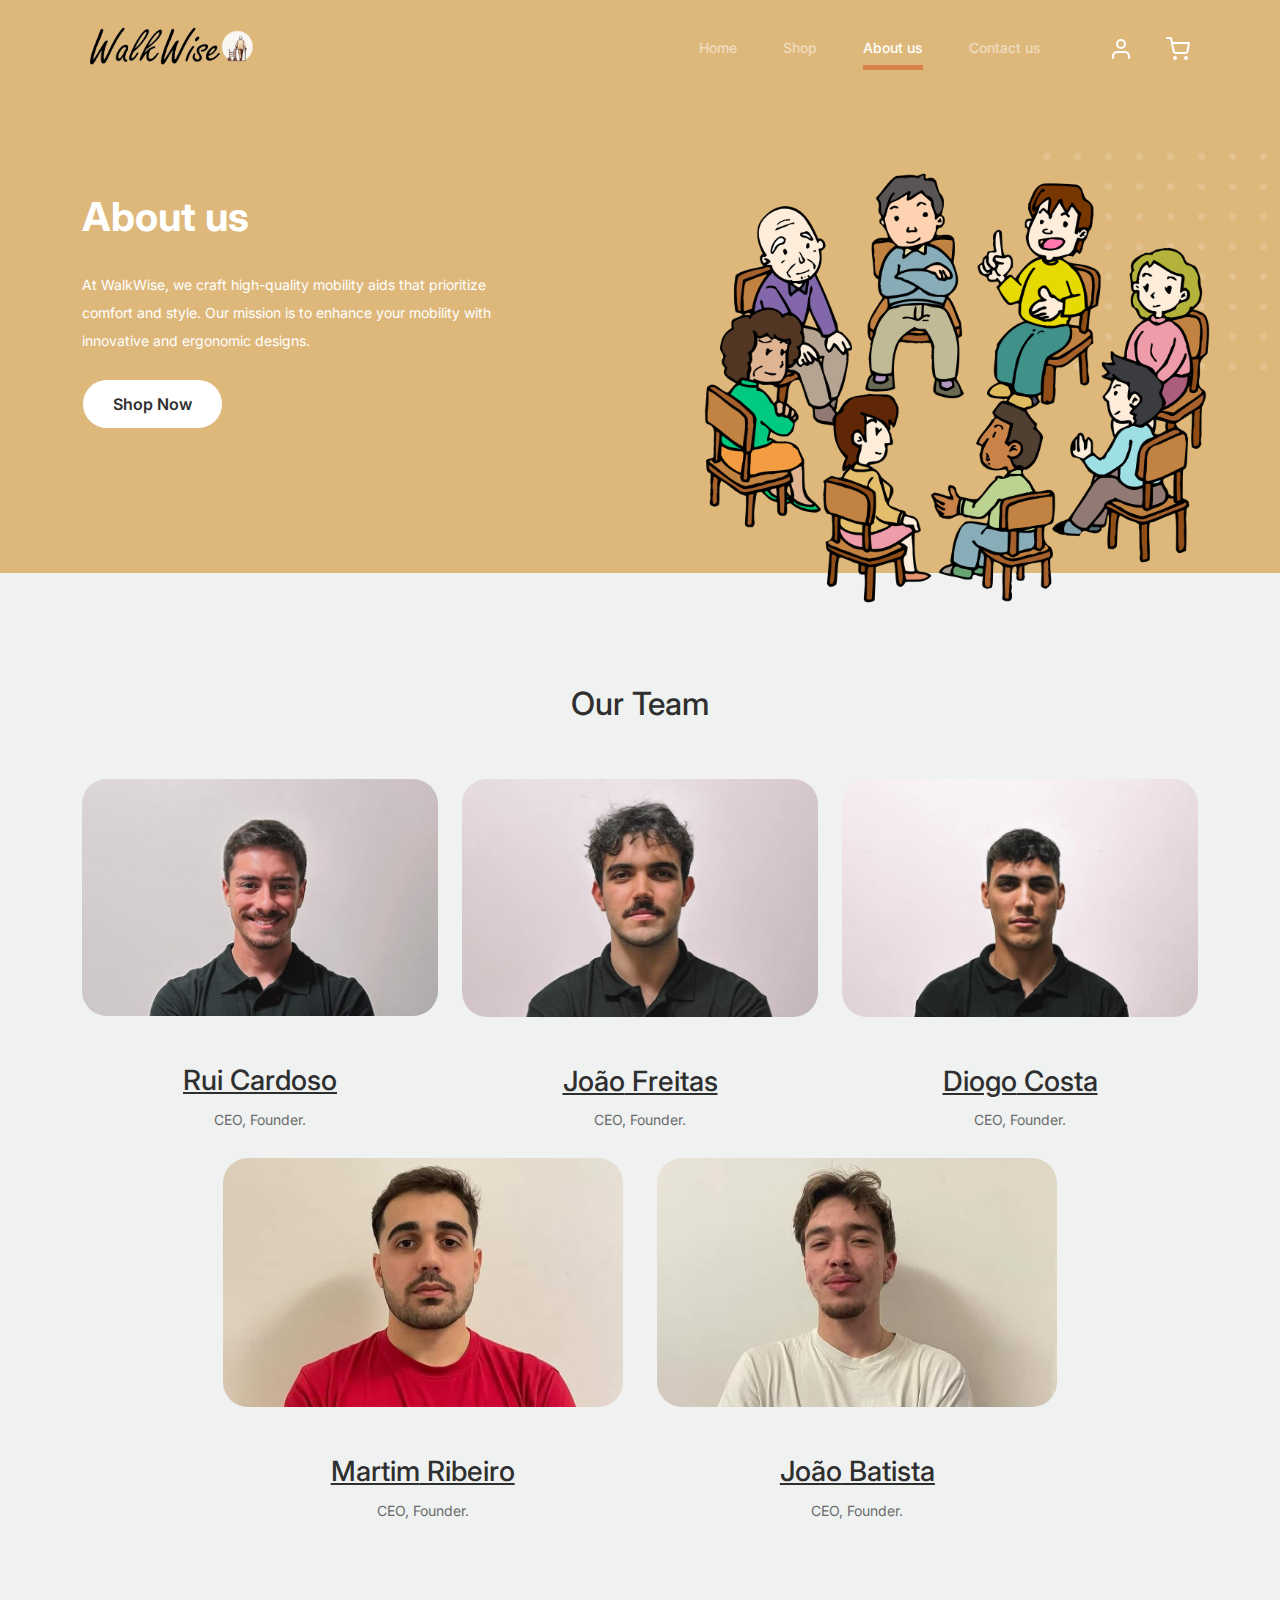
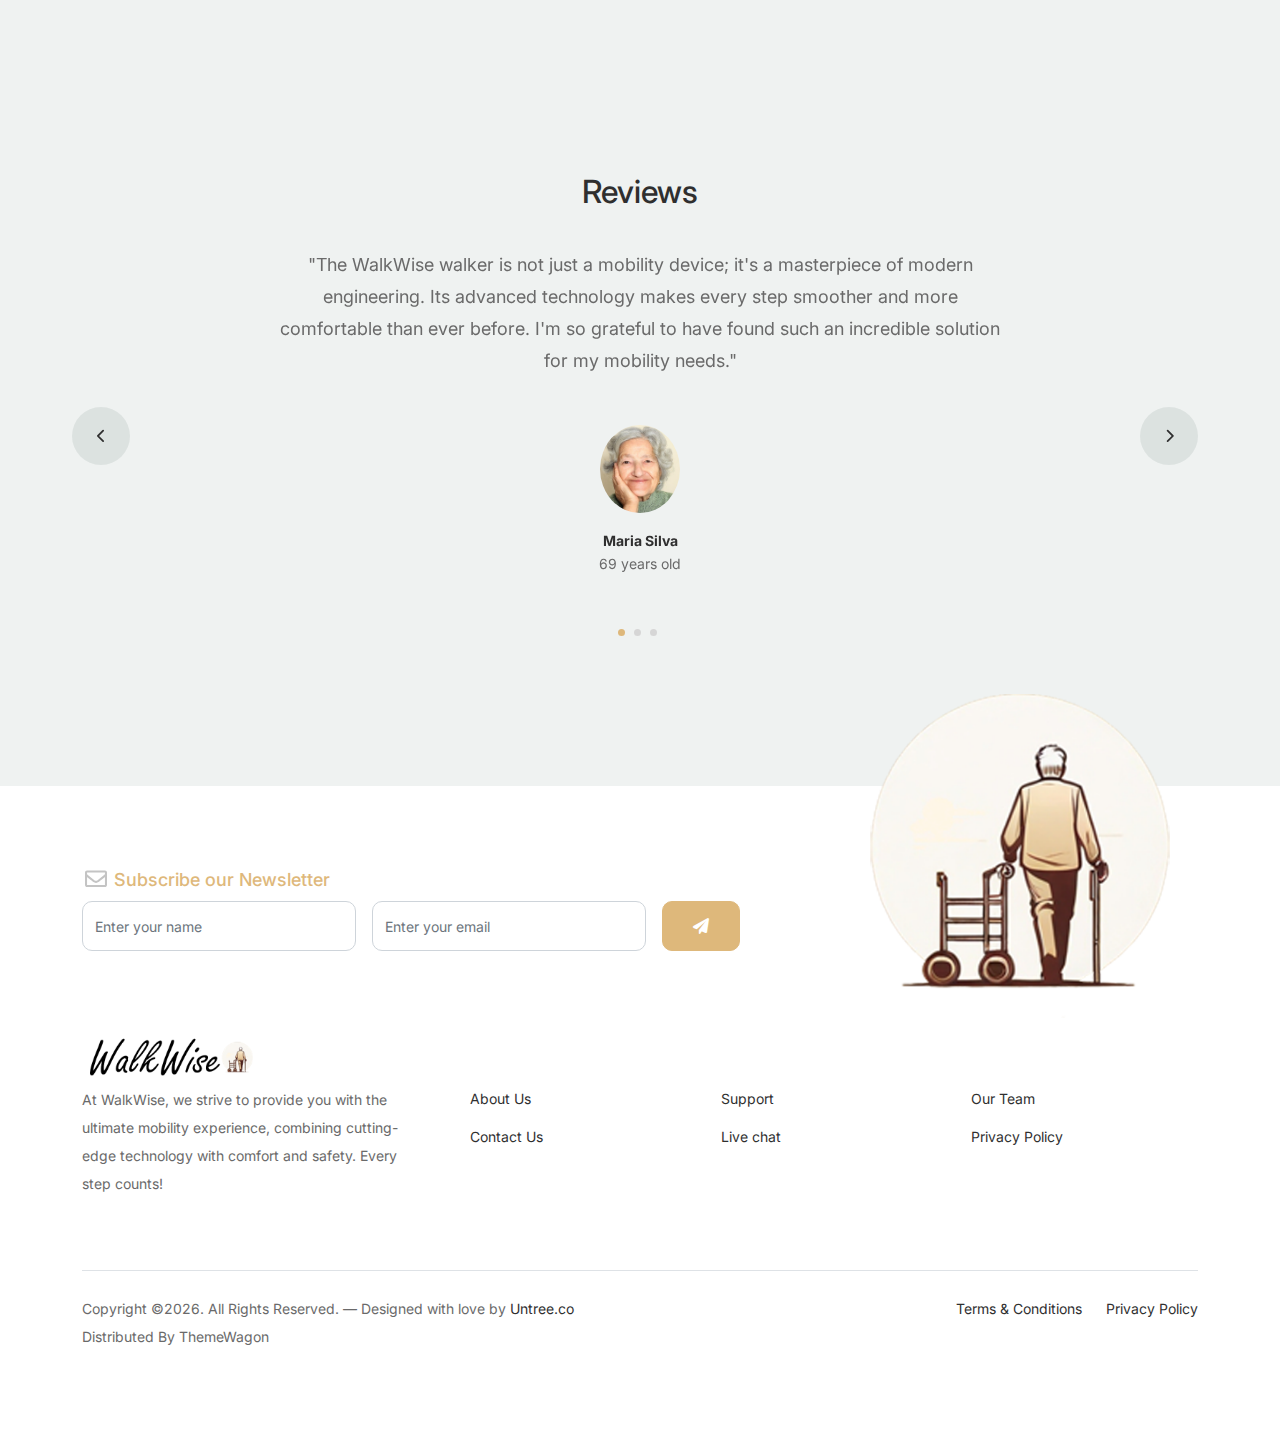
<file: about.html>
<!-- /*
* Bootstrap 5
* Template Name: Furni
* Template Author: Untree.co
* Template URI: https://untree.co/
* License: https://creativecommons.org/licenses/by/3.0/
*/ -->
<!doctype html>
<html lang="en">
<head>
  <meta charset="utf-8">
  <meta name="viewport" content="width=device-width, initial-scale=1, shrink-to-fit=no">
  <meta name="author" content="Untree.co">
  <link rel="shortcut icon" href="favicon.png">

  <meta name="description" content="" />
  <meta name="keywords" content="bootstrap, bootstrap4" />

		<!-- Bootstrap CSS -->
		<link href="css/bootstrap.min.css" rel="stylesheet">
		<link href="https://cdnjs.cloudflare.com/ajax/libs/font-awesome/6.0.0-beta3/css/all.min.css" rel="stylesheet">
		<link href="css/tiny-slider.css" rel="stylesheet">
		<link href="css/style.css" rel="stylesheet">
		<title>WalkWise</title>
	</head>

	<body>

		<!-- Start Header/Navigation -->
		<nav class="custom-navbar navbar navbar navbar-expand-md navbar-dark bg-dark" arial-label="Furni navigation bar">

			<div class="container">
				<a class="navbar-brand d-flex align-items-center" href="index.html">
					<img src="images/Logo_PEM_mini_sem_bg.png" class="navbar-brand-image img-fluid" style="max-width: 500px; height: 45px;" >
				</a>

				<button class="navbar-toggler" type="button" data-bs-toggle="collapse" data-bs-target="#navbarsFurni" aria-controls="navbarsFurni" aria-expanded="false" aria-label="Toggle navigation">
					<span class="navbar-toggler-icon"></span>
				</button>

				<div class="collapse navbar-collapse" id="navbarsFurni">
					<ul class="custom-navbar-nav navbar-nav ms-auto mb-2 mb-md-0">
						<li class="nav-item ">
							<a class="nav-link" href="index.html">Home</a>
						</li>
						<li><a class="nav-link" href="shop.html">Shop</a></li>
						<li class="active"><a class="nav-link" href="about.html">About us</a></li>
			
			
						<li><a class="nav-link" href="contact.html">Contact us</a></li>
					</ul>

					<ul class="custom-navbar-cta navbar-nav mb-2 mb-md-0 ms-5">
						<li><a class="nav-link" href="#"><img src="images/user.svg"></a></li>
						<li><a class="nav-link" href="cart.html"><img src="images/cart.svg"></a></li>
					</ul>
				</div>
			</div>
				
		</nav>
		<!-- End Header/Navigation -->

		<!-- Start Hero Section -->
			<div class="hero">
				<div class="container">
					<div class="row justify-content-between">
						<div class="col-lg-5">
							<div class="intro-excerpt">
								<h1>About us</h1>
								<p class="mb-4">At WalkWise, we craft high-quality mobility aids that prioritize comfort and style. Our mission is to enhance your mobility with innovative and ergonomic designs.</p>
								<p><a href="shop.html" class="btn btn-secondary me-2">Shop Now</a></p>
							</div>
						</div>
						<div class="col-lg-7">
							<div class="hero-img-wrap">
								<img src="images/pessoasaboutus.png" class="img-fluid" style="width: 550px; margin-left: 125px;">
							</div>
						</div>
					</div>
				</div>
			</div>
		<!-- End Hero Section -->

		

		<!-- Start Why Choose Us Section -->
		<!-- <div class="why-choose-section">
			<div class="container">
				<div class="row justify-content-between align-items-center">
					<div class="col-lg-6">
						<h2 class="section-title">Why Choose Us</h2>
						<p>Donec vitae odio quis nisl dapibus malesuada. Nullam ac aliquet velit. Aliquam vulputate velit imperdiet dolor tempor tristique.</p>

						<div class="row my-5">
							<div class="col-6 col-md-6">
								<div class="feature">
									<div class="icon">
										<img src="images/truck.svg" alt="Image" class="imf-fluid">
									</div>
									<h3>Tecnologia Avançada</h3>
									<p>Os nossos sistemas apresentam inovações para suporte superior e uso fácil.</p>
								</div>
							</div>

							<div class="col-6 col-md-6">
								<div class="feature">
									<div class="icon">
										<img src="images/bag.svg" alt="Image" class="imf-fluid">
									</div>
									<h3>Conforto Superior</h3>
									<p>Design ergonômico que garante máximo conforto e segurança em cada passo.</p>
								</div>
							</div>

							<div class="col-6 col-md-6">
								<div class="feature">
									<div class="icon">
										<img src="images/support.svg" alt="Image" class="imf-fluid">
									</div>
									<h3>Estilo e Elegância</h3>
									<p> Produtos com um acabamento sofisticado que combinam funcionalidade com estética.</p>
								</div>
							</div>

							<div class="col-6 col-md-6">
								<div class="feature">
									<div class="icon">
										<img src="images/return.svg" alt="Image" class="imf-fluid">
									</div>
									<h3>Qualidade e Durabilidade</h3>
									<p>Materiais de alta qualidade para garantir um produto duradouro e confiável.
									</p>
								</div>
							</div>

						</div>
					</div>

					<div class="col-lg-5">
						<div class="img-wrap">
							<img src="images/why-choose-us-img.jpg" alt="Image" class="img-fluid">
						</div>
					</div>

				</div> -->
			<!-- </div>
		</div> -->
		<!-- End Why Choose Us Section -->

		<!-- Start Team Section -->
		
		<div class="untree_co-section">
			<div class="container">

				<div class="row mb-5">
					<div class="col-lg-5 mx-auto text-center">
						<h2 class="section-title">Our Team</h2>
					</div>
				</div>

				<div class="row justify-content-center">

					<!-- Start Column 1 -->
					<div class="col-8 col-md-6 col-lg-4 mb-5 mb-md-0 text-center">
						<img src="images/members/cotrimteste.jpg" class="img-fluid mb-5" style="border-radius: 25px; width: 400px;">
						<h3 clas><a href="#"><span class="">Rui</span> Cardoso</a></h3>
						<span class="d-block position mb-4">CEO, Founder.</span>
					</div> 
					<!-- End Column 1 -->
				
					<!-- Start Column 2 -->
					<div class="col-8 col-md-6 col-lg-4 mb-5 mb-md-0 text-center">
						<img src="images/members/joaoteste.jpg" class="img-fluid mb-5" style="border-radius: 25px; width: 400px;  ">
						<h3 clas><a href="#"><span class="">João</span> Freitas</a></h3>
						<span class="d-block position mb-4">CEO, Founder.</span>
					</div> 
					<!-- End Column 2 -->
				
					<!-- Start Column 3 -->
					<div class="col-8 col-md-6 col-lg-4 mb-5 mb-md-0 text-center">
						<img src="images/members/bernardoteste.jpg" class="img-fluid mb-5" style="border-radius: 25px; width: 400px;  ">
						<h3 clas><a href="#"><span class="">Diogo</span> Costa</a></h3>
						<span class="d-block position mb-4">CEO, Founder.</span>
					</div>
					<!-- End Column 3 -->
				
				</div>
				
					<!-- End Column 3 -->

					<!-- Start Column 4 -->
					<!-- <div class="col-12 col-md-6 col-lg-3 mb-5 mb-md-0">
						<img src="images/person_4.jpg" class="img-fluid mb-5">

						<h3 clas><a href="#"><span class="">Kathryn</span> Ryan</a></h3>
            <span class="d-block position mb-4">CEO, Founder, Atty.</span>
            <p>Separated they live in.
            Separated they live in Bookmarksgrove right at the coast of the Semantics, a large language ocean.</p>
            <p class="mb-0"><a href="#" class="more dark">Learn More <span class="icon-arrow_forward"></span></a></p> -->

          
					</div> 
					<div class="row justify-content-center">

						<!-- Start Column 1 -->
						<div class="col-8 col-md-6 col-lg-4 mb-5 mb-md-0 text-center">
							<img src="images/members/martinateste2.jpg" class="img-fluid mb-5" style="border-radius: 25px;width: 400px;">
							<h3 clas><a href="#"><span class="">Martim</span> Ribeiro</a></h3>
							<span class="d-block position mb-4">CEO, Founder.</span>
						</div> 
						<!-- End Column 1 -->
					
						<!-- Start Column 2 -->
						<div class="col-8 col-md-6 col-lg-4 mb-5 mb-md-0 text-center">
							<img src="images/members/batistateste.jpg" class="img-fluid mb-5" style="border-radius: 25px;width: 400px;">
							<h3 clas><a href="#"><span class="">João</span> Batista</a></h3>
							<span class="d-block position mb-4">CEO, Founder.</span>
						</div>
						<!-- End Column 2 -->
					
					</div>
			</div>
		</div>
		<!-- End Team Section -->

		

		<!-- Start Testimonial Slider -->
		<div class="testimonial-section before-footer-section">
			<div class="container">
				<div class="row">
					<div class="col-lg-7 mx-auto text-center">
						<h2 class="section-title">Reviews</h2>
					</div>
				</div>

				<div class="row justify-content-center">
					<div class="col-lg-12">
						<div class="testimonial-slider-wrap text-center">

							<div id="testimonial-nav">
								<span class="prev" data-controls="prev"><span class="fa fa-chevron-left"></span></span>
								<span class="next" data-controls="next"><span class="fa fa-chevron-right"></span></span>
							</div>

							<div class="testimonial-slider">
								
								<div class="item">
									<div class="row justify-content-center">
										<div class="col-lg-8 mx-auto">

											<div class="testimonial-block text-center">
												<blockquote class="mb-5">
													
													<p>"The WalkWise walker is not just a mobility device; it's a masterpiece of modern engineering. Its advanced technology makes every step smoother and more comfortable than ever before. I'm so grateful to have found such an incredible solution for my mobility needs."</p>
												</blockquote>

												<div class="author-info">
													<div class="author-pic">
														<img src="images/senhora1test.jpg" alt="Maria Jones" class="img-fluid">
													</div>
													<h3 class="font-weight-bold">Maria Silva</h3>
													<span class="position d-block mb-3">69 years old</span>
												</div>
											</div>

										</div>
									</div>
								</div> 
								<!-- END item -->

								<div class="item">
									<div class="row justify-content-center">
										<div class="col-lg-8 mx-auto">

											<div class="testimonial-block text-center">
												<blockquote class="mb-5">
													<p>&ldquo;As someone who values quality and design, the WalkWise walker has surpassed all my expectations. It's sturdy, stylish, and incredibly functional. I'm truly impressed by the attention to detail and sophistication of this product.&rdquo;</p>
												</blockquote>

												<div class="author-info">
													<div class="author-pic">
														<img src="images/carlostestemunho.png" alt="Maria Jones" class="img-fluid">
													</div>
													<h3 class="font-weight-bold">Carlos Oliveira</h3>
													<span class="position d-block mb-3">75 years old</span>
												</div>
											</div>

										</div>
									</div>
								</div> 
								<!-- END item -->

								<div class="item">
									<div class="row justify-content-center">
										<div class="col-lg-8 mx-auto">

											<div class="testimonial-block text-center">
												<blockquote class="mb-5">
													<p>&ldquo;I purchased the WalkWise walker for my mother and I'm amazed by its advanced technology. Not only is it incredibly comfortable, but it also provides me with an unparalleled sense of security. Now I can enjoy our daily walks without any worries. Thank you, WalkWise!&rdquo;</p>
												</blockquote>

												<div class="author-info">
													<div class="author-pic">
														<img src="images/Elegant Female_edited.jpg" alt="Maria Jones" class="img-fluid">
													</div>
													<h3 class="font-weight-bold">Ana Rodrigues</h3>
													<span class="position d-block mb-3">45 years old</span>
												</div>
											</div>

										</div>
									</div>
								</div> 
								<!-- END item -->

							</div>

						</div>
					</div>
				</div>
			</div>
		</div>
		<!-- End Testimonial Slider -->

		

		<!-- Start Footer Section -->
		<footer class="footer-section">
			<div class="container relative">

				<div class="sofa-img">
					<img src="images/logo imagem.png" alt="Image" class="img-fluid" style="width: 100%; height: auto;">
				  </div>
				  

				<div class="row">
					<div class="col-lg-8">
						<div class="subscription-form">
							<h3 class="d-flex align-items-center"><span class="me-1"><img src="images/envelope-outline.svg" alt="Image" class="img-fluid"></span><span>Subscribe our Newsletter</span></h3>

							<form action="#" class="row g-3">
								<div class="col-auto">
									<input type="text" class="form-control" placeholder="Enter your name">
								</div>
								<div class="col-auto">
									<input type="email" class="form-control" placeholder="Enter your email">
								</div>
								<div class="col-auto">
									<button class="btn btn-primary">
										<span class="fa fa-paper-plane"></span>
									</button>
								</div>
							</form>

						</div>
					</div>
				</div>

				<div class="row g-5 mb-5">
					<div class="col-lg-4" >
						<a class="navbar-brand d-flex align-items-center" href="index.html">
							<img src="images/Logo_PEM_mini_sem_bg.png" class="navbar-brand-image img-fluid" style="max-width: 500px; height: 45px;" >
						</a>
						<p class="mb-4">
							At WalkWise, we strive to provide you with the ultimate mobility experience, combining cutting-edge technology with comfort and safety. Every step counts!</p>

						<!-- <ul class="list-unstyled custom-social">
							<li><a href="#"><span class="fa fa-brands fa-facebook-f"></span></a></li>
							<li><a href="#"><span class="fa fa-brands fa-twitter"></span></a></li>
							<li><a href="#"><span class="fa fa-brands fa-instagram"></span></a></li>
							<li><a href="#"><span class="fa fa-brands fa-linkedin"></span></a></li>
						</ul> -->
					</div>

					<div class="col-lg-8">
						<div class="row links-wrap">
							<div class="col-6 col-sm-6 col-md-4">
								<ul class="list-unstyled">
									<li><a href="#">About Us</a></li>
								
							
									<li><a href="#">Contact Us</a></li>
								</ul>
							</div>

							<div class="col-6 col-sm-6 col-md-4">
								<ul class="list-unstyled">
									<li><a href="#">Support</a></li>
								
									<li><a href="#">Live chat</a></li>
								</ul>
							</div>

							<div class="col-6 col-sm-6 col-md-4">
								<ul class="list-unstyled">
									
									<li><a href="#">Our Team</a></li>
							
									<li><a href="#">Privacy Policy</a></li>
								</ul>
							</div>

							
						</div>
					</div>

				</div>
				<div class="border-top copyright">
					<div class="row pt-4">
						<div class="col-lg-6">
							<p class="mb-2 text-center text-lg-start">Copyright &copy;<script>document.write(new Date().getFullYear());</script>. All Rights Reserved. &mdash; Designed with love by <a href="https://untree.co">Untree.co</a> Distributed By <a hreff="https://themewagon.com">ThemeWagon</a>  <!-- License information: https://untree.co/license/ -->
            </p>
						</div>

						<div class="col-lg-6 text-center text-lg-end">
							<ul class="list-unstyled d-inline-flex ms-auto">
								<li class="me-4"><a href="#">Terms &amp; Conditions</a></li>
								<li><a href="#">Privacy Policy</a></li>
							</ul>
						</div>

					</div>
				</div>

			</div>
		</footer>
		<!-- End Footer Section -->	


		<script src="js/bootstrap.bundle.min.js"></script>
		<script src="js/tiny-slider.js"></script>
		<script src="js/custom.js"></script>
	</body>

</html>
</file>
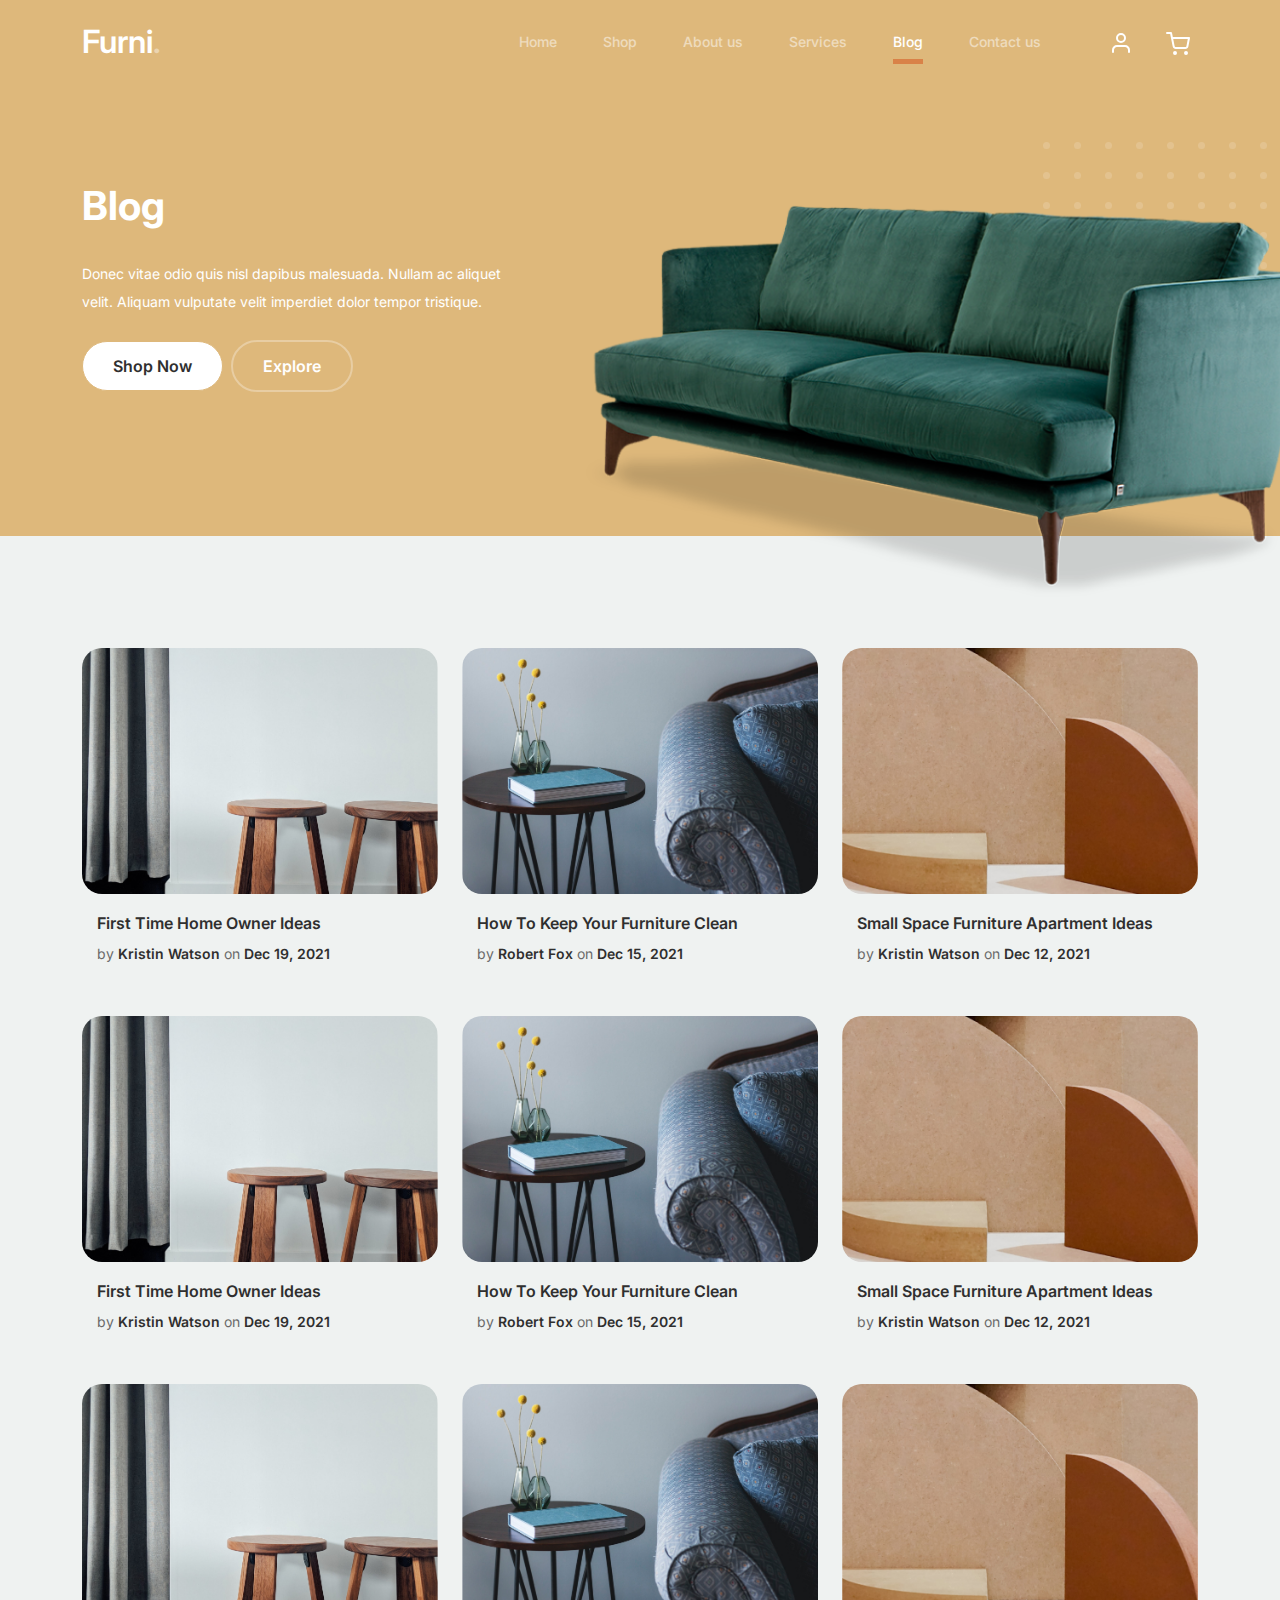
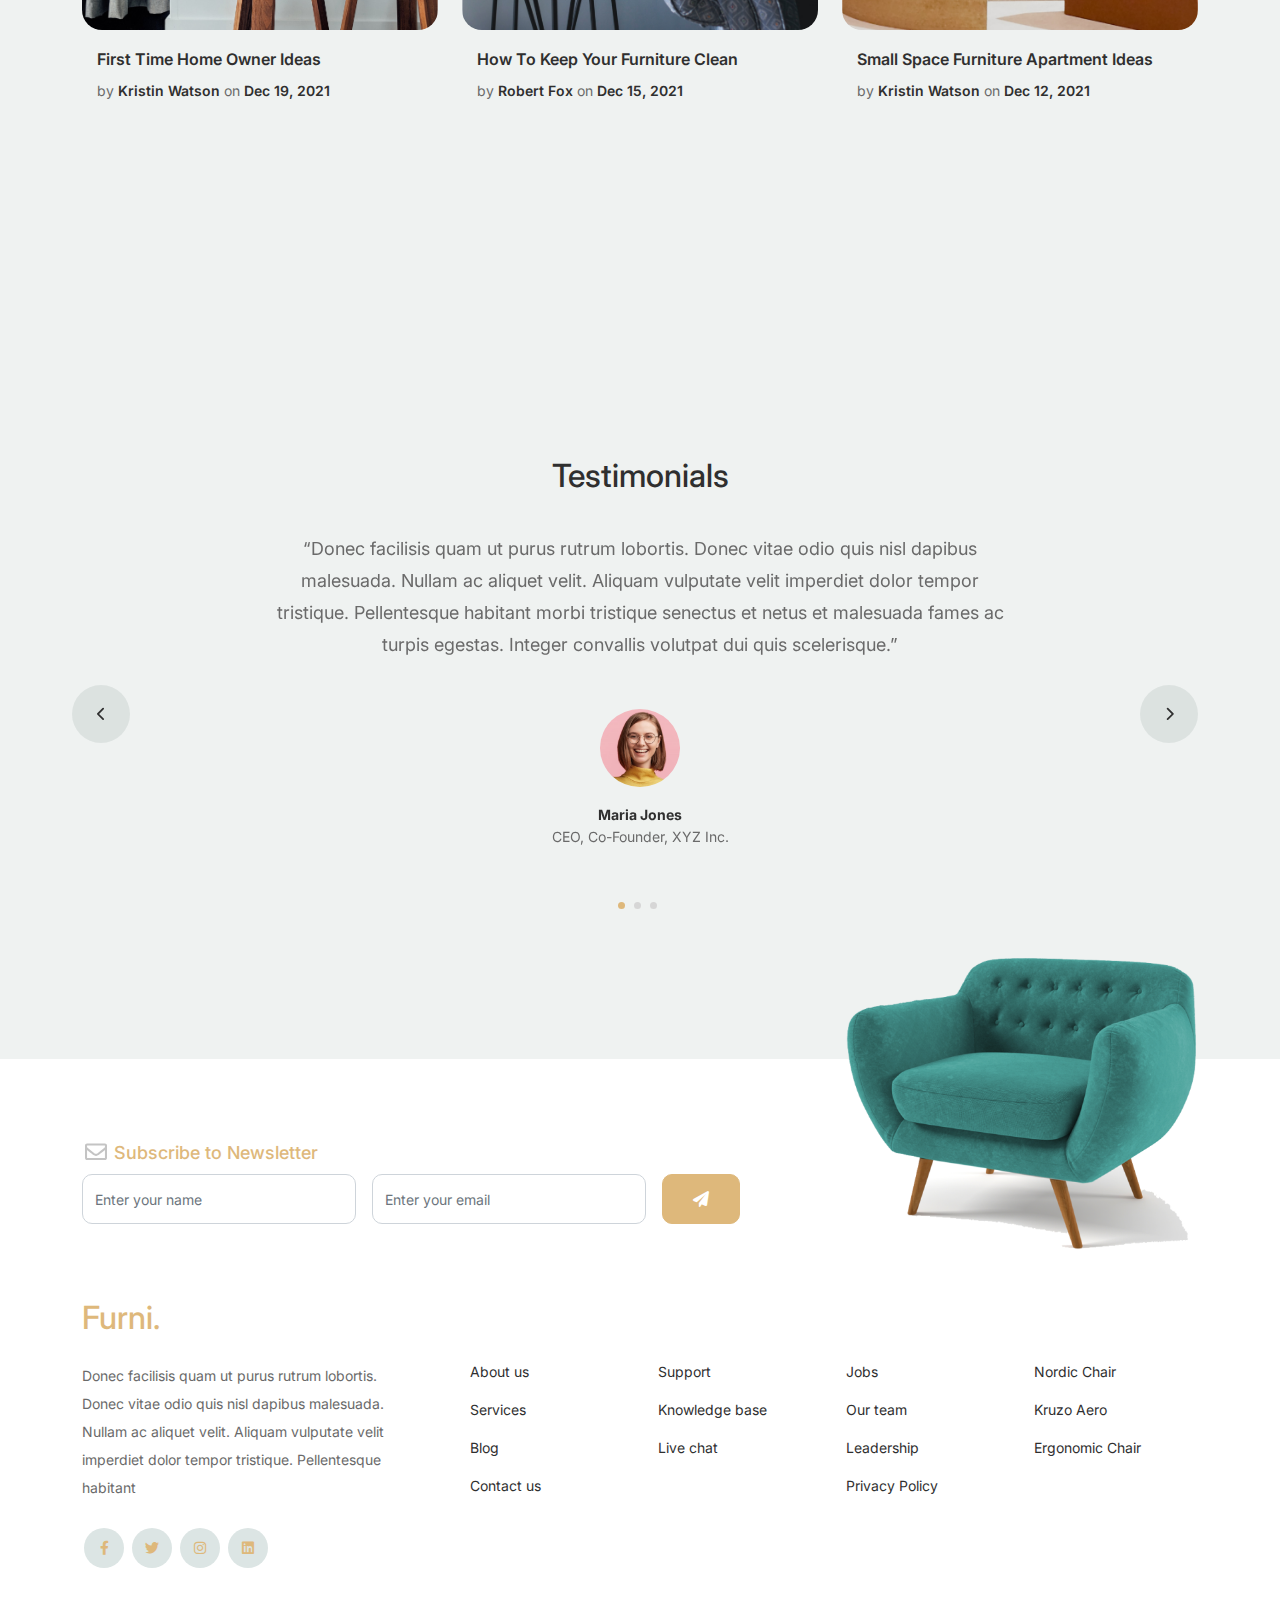
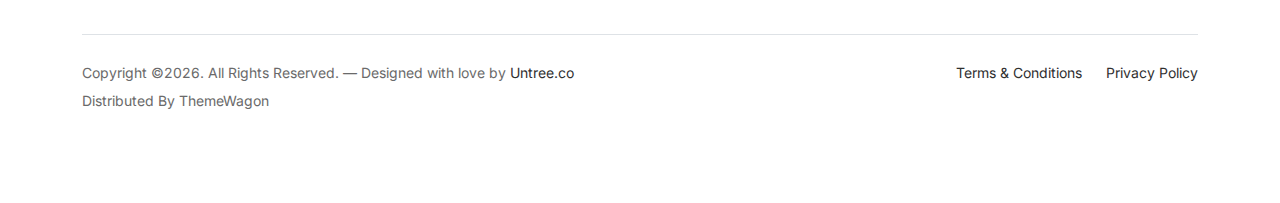
<file: blog.html>
<!-- /*
* Bootstrap 5
* Template Name: Furni
* Template Author: Untree.co
* Template URI: https://untree.co/
* License: https://creativecommons.org/licenses/by/3.0/
*/ -->
<!doctype html>
<html lang="en">
<head>
  <meta charset="utf-8">
  <meta name="viewport" content="width=device-width, initial-scale=1, shrink-to-fit=no">
  <meta name="author" content="Untree.co">
  <link rel="shortcut icon" href="favicon.png">

  <meta name="description" content="" />
  <meta name="keywords" content="bootstrap, bootstrap4" />

		<!-- Bootstrap CSS -->
		<link href="css/bootstrap.min.css" rel="stylesheet">
		<link href="https://cdnjs.cloudflare.com/ajax/libs/font-awesome/6.0.0-beta3/css/all.min.css" rel="stylesheet">
		<link href="css/tiny-slider.css" rel="stylesheet">
		<link href="css/style.css" rel="stylesheet">
		<title>Furni Free Bootstrap 5 Template for Furniture and Interior Design Websites by Untree.co </title>
	</head>

	<body>

		<!-- Start Header/Navigation -->
		<nav class="custom-navbar navbar navbar navbar-expand-md navbar-dark bg-dark" arial-label="Furni navigation bar">

			<div class="container">
				<a class="navbar-brand" href="index.html">Furni<span>.</span></a>

				<button class="navbar-toggler" type="button" data-bs-toggle="collapse" data-bs-target="#navbarsFurni" aria-controls="navbarsFurni" aria-expanded="false" aria-label="Toggle navigation">
					<span class="navbar-toggler-icon"></span>
				</button>

				<div class="collapse navbar-collapse" id="navbarsFurni">
					<ul class="custom-navbar-nav navbar-nav ms-auto mb-2 mb-md-0">
						<li class="nav-item">
							<a class="nav-link" href="index.html">Home</a>
						</li>
						<li><a class="nav-link" href="shop.html">Shop</a></li>
						<li><a class="nav-link" href="about.html">About us</a></li>
						<li><a class="nav-link" href="services.html">Services</a></li>
						<li class="active"><a class="nav-link" href="blog.html">Blog</a></li>
						<li><a class="nav-link" href="contact.html">Contact us</a></li>
					</ul>

					<ul class="custom-navbar-cta navbar-nav mb-2 mb-md-0 ms-5">
						<li><a class="nav-link" href="#"><img src="images/user.svg"></a></li>
						<li><a class="nav-link" href="cart.html"><img src="images/cart.svg"></a></li>
					</ul>
				</div>
			</div>
				
		</nav>
		<!-- End Header/Navigation -->

		<!-- Start Hero Section -->
			<div class="hero">
				<div class="container">
					<div class="row justify-content-between">
						<div class="col-lg-5">
							<div class="intro-excerpt">
								<h1>Blog</h1>
								<p class="mb-4">Donec vitae odio quis nisl dapibus malesuada. Nullam ac aliquet velit. Aliquam vulputate velit imperdiet dolor tempor tristique.</p>
								<p><a href="" class="btn btn-secondary me-2">Shop Now</a><a href="#" class="btn btn-white-outline">Explore</a></p>
							</div>
						</div>
						<div class="col-lg-7">
							<div class="hero-img-wrap">
								<img src="images/couch.png" class="img-fluid">
							</div>
						</div>
					</div>
				</div>
			</div>
		<!-- End Hero Section -->

		

		<!-- Start Blog Section -->
		<div class="blog-section">
			<div class="container">
				
				<div class="row">

					<div class="col-12 col-sm-6 col-md-4 mb-5">
						<div class="post-entry">
							<a href="#" class="post-thumbnail"><img src="images/post-1.jpg" alt="Image" class="img-fluid"></a>
							<div class="post-content-entry">
								<h3><a href="#">First Time Home Owner Ideas</a></h3>
								<div class="meta">
									<span>by <a href="#">Kristin Watson</a></span> <span>on <a href="#">Dec 19, 2021</a></span>
								</div>
							</div>
						</div>
					</div>

					<div class="col-12 col-sm-6 col-md-4 mb-5">
						<div class="post-entry">
							<a href="#" class="post-thumbnail"><img src="images/post-2.jpg" alt="Image" class="img-fluid"></a>
							<div class="post-content-entry">
								<h3><a href="#">How To Keep Your Furniture Clean</a></h3>
								<div class="meta">
									<span>by <a href="#">Robert Fox</a></span> <span>on <a href="#">Dec 15, 2021</a></span>
								</div>
							</div>
						</div>
					</div>

					<div class="col-12 col-sm-6 col-md-4 mb-5">
						<div class="post-entry">
							<a href="#" class="post-thumbnail"><img src="images/post-3.jpg" alt="Image" class="img-fluid"></a>
							<div class="post-content-entry">
								<h3><a href="#">Small Space Furniture Apartment Ideas</a></h3>
								<div class="meta">
									<span>by <a href="#">Kristin Watson</a></span> <span>on <a href="#">Dec 12, 2021</a></span>
								</div>
							</div>
						</div>
					</div>

					<div class="col-12 col-sm-6 col-md-4 mb-5">
						<div class="post-entry">
							<a href="#" class="post-thumbnail"><img src="images/post-1.jpg" alt="Image" class="img-fluid"></a>
							<div class="post-content-entry">
								<h3><a href="#">First Time Home Owner Ideas</a></h3>
								<div class="meta">
									<span>by <a href="#">Kristin Watson</a></span> <span>on <a href="#">Dec 19, 2021</a></span>
								</div>
							</div>
						</div>
					</div>

					<div class="col-12 col-sm-6 col-md-4 mb-5">
						<div class="post-entry">
							<a href="#" class="post-thumbnail"><img src="images/post-2.jpg" alt="Image" class="img-fluid"></a>
							<div class="post-content-entry">
								<h3><a href="#">How To Keep Your Furniture Clean</a></h3>
								<div class="meta">
									<span>by <a href="#">Robert Fox</a></span> <span>on <a href="#">Dec 15, 2021</a></span>
								</div>
							</div>
						</div>
					</div>

					<div class="col-12 col-sm-6 col-md-4 mb-5">
						<div class="post-entry">
							<a href="#" class="post-thumbnail"><img src="images/post-3.jpg" alt="Image" class="img-fluid"></a>
							<div class="post-content-entry">
								<h3><a href="#">Small Space Furniture Apartment Ideas</a></h3>
								<div class="meta">
									<span>by <a href="#">Kristin Watson</a></span> <span>on <a href="#">Dec 12, 2021</a></span>
								</div>
							</div>
						</div>
					</div>

					<div class="col-12 col-sm-6 col-md-4 mb-5">
						<div class="post-entry">
							<a href="#" class="post-thumbnail"><img src="images/post-1.jpg" alt="Image" class="img-fluid"></a>
							<div class="post-content-entry">
								<h3><a href="#">First Time Home Owner Ideas</a></h3>
								<div class="meta">
									<span>by <a href="#">Kristin Watson</a></span> <span>on <a href="#">Dec 19, 2021</a></span>
								</div>
							</div>
						</div>
					</div>

					<div class="col-12 col-sm-6 col-md-4 mb-5">
						<div class="post-entry">
							<a href="#" class="post-thumbnail"><img src="images/post-2.jpg" alt="Image" class="img-fluid"></a>
							<div class="post-content-entry">
								<h3><a href="#">How To Keep Your Furniture Clean</a></h3>
								<div class="meta">
									<span>by <a href="#">Robert Fox</a></span> <span>on <a href="#">Dec 15, 2021</a></span>
								</div>
							</div>
						</div>
					</div>

					<div class="col-12 col-sm-6 col-md-4 mb-5">
						<div class="post-entry">
							<a href="#" class="post-thumbnail"><img src="images/post-3.jpg" alt="Image" class="img-fluid"></a>
							<div class="post-content-entry">
								<h3><a href="#">Small Space Furniture Apartment Ideas</a></h3>
								<div class="meta">
									<span>by <a href="#">Kristin Watson</a></span> <span>on <a href="#">Dec 12, 2021</a></span>
								</div>
							</div>
						</div>
					</div>

				</div>
			</div>
		</div>
		<!-- End Blog Section -->	

		

		<!-- Start Testimonial Slider -->
		<div class="testimonial-section before-footer-section">
			<div class="container">
				<div class="row">
					<div class="col-lg-7 mx-auto text-center">
						<h2 class="section-title">Testimonials</h2>
					</div>
				</div>

				<div class="row justify-content-center">
					<div class="col-lg-12">
						<div class="testimonial-slider-wrap text-center">

							<div id="testimonial-nav">
								<span class="prev" data-controls="prev"><span class="fa fa-chevron-left"></span></span>
								<span class="next" data-controls="next"><span class="fa fa-chevron-right"></span></span>
							</div>

							<div class="testimonial-slider">
								
								<div class="item">
									<div class="row justify-content-center">
										<div class="col-lg-8 mx-auto">

											<div class="testimonial-block text-center">
												<blockquote class="mb-5">
													<p>&ldquo;Donec facilisis quam ut purus rutrum lobortis. Donec vitae odio quis nisl dapibus malesuada. Nullam ac aliquet velit. Aliquam vulputate velit imperdiet dolor tempor tristique. Pellentesque habitant morbi tristique senectus et netus et malesuada fames ac turpis egestas. Integer convallis volutpat dui quis scelerisque.&rdquo;</p>
												</blockquote>

												<div class="author-info">
													<div class="author-pic">
														<img src="images/person-1.png" alt="Maria Jones" class="img-fluid">
													</div>
													<h3 class="font-weight-bold">Maria Jones</h3>
													<span class="position d-block mb-3">CEO, Co-Founder, XYZ Inc.</span>
												</div>
											</div>

										</div>
									</div>
								</div> 
								<!-- END item -->

								<div class="item">
									<div class="row justify-content-center">
										<div class="col-lg-8 mx-auto">

											<div class="testimonial-block text-center">
												<blockquote class="mb-5">
													<p>&ldquo;Donec facilisis quam ut purus rutrum lobortis. Donec vitae odio quis nisl dapibus malesuada. Nullam ac aliquet velit. Aliquam vulputate velit imperdiet dolor tempor tristique. Pellentesque habitant morbi tristique senectus et netus et malesuada fames ac turpis egestas. Integer convallis volutpat dui quis scelerisque.&rdquo;</p>
												</blockquote>

												<div class="author-info">
													<div class="author-pic">
														<img src="images/person-1.png" alt="Maria Jones" class="img-fluid">
													</div>
													<h3 class="font-weight-bold">Maria Jones</h3>
													<span class="position d-block mb-3">CEO, Co-Founder, XYZ Inc.</span>
												</div>
											</div>

										</div>
									</div>
								</div> 
								<!-- END item -->

								<div class="item">
									<div class="row justify-content-center">
										<div class="col-lg-8 mx-auto">

											<div class="testimonial-block text-center">
												<blockquote class="mb-5">
													<p>&ldquo;Donec facilisis quam ut purus rutrum lobortis. Donec vitae odio quis nisl dapibus malesuada. Nullam ac aliquet velit. Aliquam vulputate velit imperdiet dolor tempor tristique. Pellentesque habitant morbi tristique senectus et netus et malesuada fames ac turpis egestas. Integer convallis volutpat dui quis scelerisque.&rdquo;</p>
												</blockquote>

												<div class="author-info">
													<div class="author-pic">
														<img src="images/person-1.png" alt="Maria Jones" class="img-fluid">
													</div>
													<h3 class="font-weight-bold">Maria Jones</h3>
													<span class="position d-block mb-3">CEO, Co-Founder, XYZ Inc.</span>
												</div>
											</div>

										</div>
									</div>
								</div> 
								<!-- END item -->

							</div>

						</div>
					</div>
				</div>
			</div>
		</div>
		<!-- End Testimonial Slider -->

		

		<!-- Start Footer Section -->
		<footer class="footer-section">
			<div class="container relative">

				<div class="sofa-img">
					<img src="images/sofa.png" alt="Image" class="img-fluid">
				</div>

				<div class="row">
					<div class="col-lg-8">
						<div class="subscription-form">
							<h3 class="d-flex align-items-center"><span class="me-1"><img src="images/envelope-outline.svg" alt="Image" class="img-fluid"></span><span>Subscribe to Newsletter</span></h3>

							<form action="#" class="row g-3">
								<div class="col-auto">
									<input type="text" class="form-control" placeholder="Enter your name">
								</div>
								<div class="col-auto">
									<input type="email" class="form-control" placeholder="Enter your email">
								</div>
								<div class="col-auto">
									<button class="btn btn-primary">
										<span class="fa fa-paper-plane"></span>
									</button>
								</div>
							</form>

						</div>
					</div>
				</div>

				<div class="row g-5 mb-5">
					<div class="col-lg-4">
						<div class="mb-4 footer-logo-wrap"><a href="#" class="footer-logo">Furni<span>.</span></a></div>
						<p class="mb-4">Donec facilisis quam ut purus rutrum lobortis. Donec vitae odio quis nisl dapibus malesuada. Nullam ac aliquet velit. Aliquam vulputate velit imperdiet dolor tempor tristique. Pellentesque habitant</p>

						<ul class="list-unstyled custom-social">
							<li><a href="#"><span class="fa fa-brands fa-facebook-f"></span></a></li>
							<li><a href="#"><span class="fa fa-brands fa-twitter"></span></a></li>
							<li><a href="#"><span class="fa fa-brands fa-instagram"></span></a></li>
							<li><a href="#"><span class="fa fa-brands fa-linkedin"></span></a></li>
						</ul>
					</div>

					<div class="col-lg-8">
						<div class="row links-wrap">
							<div class="col-6 col-sm-6 col-md-3">
								<ul class="list-unstyled">
									<li><a href="#">About us</a></li>
									<li><a href="#">Services</a></li>
									<li><a href="#">Blog</a></li>
									<li><a href="#">Contact us</a></li>
								</ul>
							</div>

							<div class="col-6 col-sm-6 col-md-3">
								<ul class="list-unstyled">
									<li><a href="#">Support</a></li>
									<li><a href="#">Knowledge base</a></li>
									<li><a href="#">Live chat</a></li>
								</ul>
							</div>

							<div class="col-6 col-sm-6 col-md-3">
								<ul class="list-unstyled">
									<li><a href="#">Jobs</a></li>
									<li><a href="#">Our team</a></li>
									<li><a href="#">Leadership</a></li>
									<li><a href="#">Privacy Policy</a></li>
								</ul>
							</div>

							<div class="col-6 col-sm-6 col-md-3">
								<ul class="list-unstyled">
									<li><a href="#">Nordic Chair</a></li>
									<li><a href="#">Kruzo Aero</a></li>
									<li><a href="#">Ergonomic Chair</a></li>
								</ul>
							</div>
						</div>
					</div>

				</div>

				<div class="border-top copyright">
					<div class="row pt-4">
						<div class="col-lg-6">
							<p class="mb-2 text-center text-lg-start">Copyright &copy;<script>document.write(new Date().getFullYear());</script>. All Rights Reserved. &mdash; Designed with love by <a href="https://untree.co">Untree.co</a> Distributed By <a hreff="https://themewagon.com">ThemeWagon</a>  <!-- License information: https://untree.co/license/ -->
            </p>
						</div>

						<div class="col-lg-6 text-center text-lg-end">
							<ul class="list-unstyled d-inline-flex ms-auto">
								<li class="me-4"><a href="#">Terms &amp; Conditions</a></li>
								<li><a href="#">Privacy Policy</a></li>
							</ul>
						</div>

					</div>
				</div>

			</div>
		</footer>
		<!-- End Footer Section -->	


		<script src="js/bootstrap.bundle.min.js"></script>
		<script src="js/tiny-slider.js"></script>
		<script src="js/custom.js"></script>
	</body>

</html>
</file>
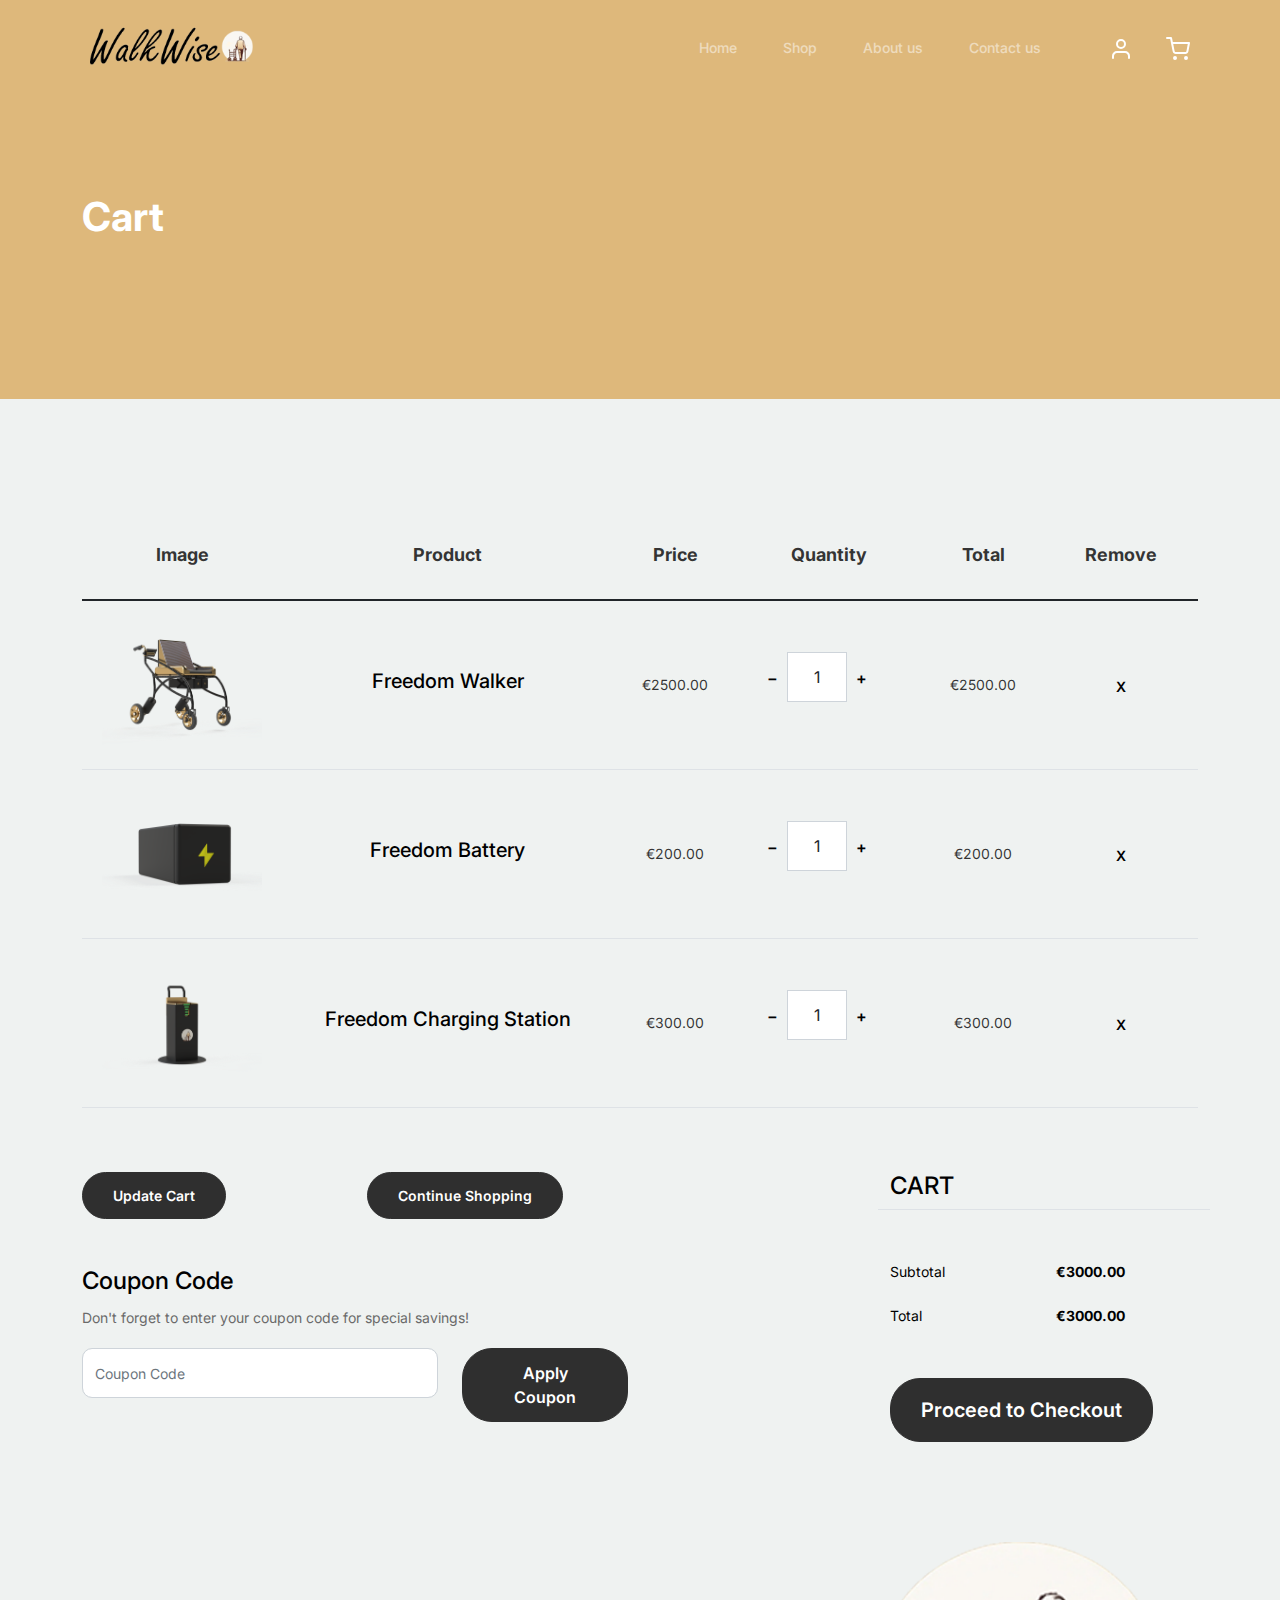
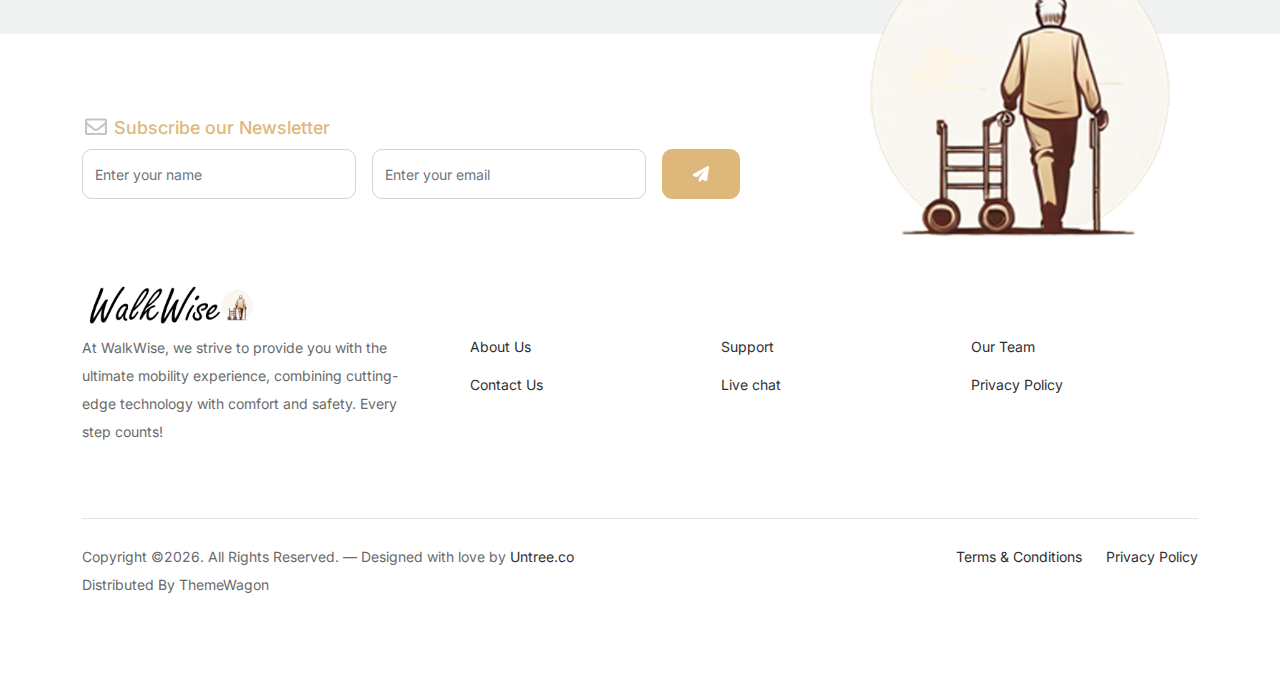
<file: cart.html>
<!-- /*
* Bootstrap 5
* Template Name: Furni
* Template Author: Untree.co
* Template URI: https://untree.co/
* License: https://creativecommons.org/licenses/by/3.0/
*/ -->
<!doctype html>
<html lang="en">
<head>
  <meta charset="utf-8">
  <meta name="viewport" content="width=device-width, initial-scale=1, shrink-to-fit=no">
  <meta name="author" content="Untree.co">
  <link rel="shortcut icon" href="favicon.png">

  <meta name="description" content="" />
  <meta name="keywords" content="bootstrap, bootstrap4" />

		<!-- Bootstrap CSS -->
		<link href="css/bootstrap.min.css" rel="stylesheet">
		<link href="https://cdnjs.cloudflare.com/ajax/libs/font-awesome/6.0.0-beta3/css/all.min.css" rel="stylesheet">
		<link href="css/tiny-slider.css" rel="stylesheet">
		<link href="css/style.css" rel="stylesheet">
		<title>WalkWise</title>
	</head>

	<body>

		<!-- Start Header/Navigation -->
		<nav class="custom-navbar navbar navbar navbar-expand-md navbar-dark bg-dark" arial-label="Furni navigation bar">

			<div class="container">
				<a class="navbar-brand d-flex align-items-center" href="index.html">
					<img src="images/Logo_PEM_mini_sem_bg.png" class="navbar-brand-image img-fluid" style="max-width: 500px; height: 45px;" >
				</a>

				<button class="navbar-toggler" type="button" data-bs-toggle="collapse" data-bs-target="#navbarsFurni" aria-controls="navbarsFurni" aria-expanded="false" aria-label="Toggle navigation">
					<span class="navbar-toggler-icon"></span>
				</button>

				<div class="collapse navbar-collapse" id="navbarsFurni">
					<ul class="custom-navbar-nav navbar-nav ms-auto mb-2 mb-md-0">
						<li class="nav-item ">
							<a class="nav-link" href="index.html">Home</a>
						</li>
						<li><a class="nav-link" href="shop.html">Shop</a></li>
						<li><a class="nav-link" href="about.html">About us</a></li>
					
						<li><a class="nav-link" href="contact.html">Contact us</a></li>
					</ul>

					<ul class="custom-navbar-cta navbar-nav mb-2 mb-md-0 ms-5">
						<li><a class="nav-link" href="#"><img src="images/user.svg"></a></li>
						<li><a class="nav-link" href="cart.html"><img src="images/cart.svg"></a></li>
					</ul>
				</div>
			</div>
				
		</nav>
		<!-- End Header/Navigation -->

		<!-- Start Hero Section -->
			<div class="hero">
				<div class="container">
					<div class="row justify-content-between">
						<div class="col-lg-5">
							<div class="intro-excerpt">
								<h1>Cart</h1>
							</div>
						</div>
						<div class="col-lg-7">
							
						</div>
					</div>
				</div>
			</div>
		<!-- End Hero Section -->

		

		<div class="untree_co-section before-footer-section">
            <div class="container">
              <div class="row mb-5">
                <form class="col-md-12" method="post">
                  <div class="site-blocks-table">
                    <table class="table">
                      <thead>
                        <tr>
                          <th class="product-thumbnail">Image</th>
                          <th class="product-name">Product</th>
                          <th class="product-price">Price</th>
                          <th class="product-quantity">Quantity</th>
                          <th class="product-total">Total</th>
                          <th class="product-remove">Remove</th>
                        </tr>
                      </thead>
                      <tbody>
                        <tr>
                          <td class="product-thumbnail">
                            <img src="images/Freedom_v1.png" alt="Image" class="img-fluid">
                          </td>
                          <td class="product-name">
                            <h2 class="h5 text-black">Freedom Walker</h2>
                          </td>
                          <td>€2500.00</td>
                          <td>
                            <div class="input-group mb-3 d-flex align-items-center quantity-container" style="max-width: 120px;">
                              <div class="input-group-prepend">
                                <button class="btn btn-outline-black decrease" type="button">&minus;</button>
                              </div>
                              <input type="text" class="form-control text-center quantity-amount" value="1" placeholder="" aria-label="Example text with button addon" aria-describedby="button-addon1">
                              <div class="input-group-append">
                                <button class="btn btn-outline-black increase" type="button">&plus;</button>
                              </div>
                            </div>
        
                          </td>
                          <td>€2500.00</td>
                          <td><a href="#" class="btn btn-black btn-sm">X</a></td>
                        </tr>
        
                        <tr>
                          <td class="product-thumbnail">
                            <img src="images/bateria v1.png" alt="Image" class="img-fluid">
                          </td>
                          <td class="product-name">
                            <h2 class="h5 text-black">Freedom Battery</h2>
                          </td>
                          <td>€200.00</td>
                          <td>
                            <div class="input-group mb-3 d-flex align-items-center quantity-container" style="max-width: 120px;">
                              <div class="input-group-prepend">
                                <button class="btn btn-outline-black decrease" type="button">&minus;</button>
                              </div>
                              <input type="text" class="form-control text-center quantity-amount" value="1" placeholder="" aria-label="Example text with button addon" aria-describedby="button-addon1">
                              <div class="input-group-append">
                                <button class="btn btn-outline-black increase" type="button">&plus;</button>
                              </div>
                            </div>
        
                          </td>
                          <td>€200.00</td>
                          <td><a href="#" class="btn btn-black btn-sm">X</a></td>
                        </tr>
						<tr>
							<td class="product-thumbnail">
							  <img src="images/Charging Station.png" alt="Image" class="img-fluid">
							</td>
							<td class="product-name">
							  <h2 class="h5 text-black">Freedom Charging Station</h2>
							</td>
							<td>€300.00</td>
							<td>
							  <div class="input-group mb-3 d-flex align-items-center quantity-container" style="max-width: 120px;">
								<div class="input-group-prepend">
								  <button class="btn btn-outline-black decrease" type="button">&minus;</button>
								</div>
								<input type="text" class="form-control text-center quantity-amount" value="1" placeholder="" aria-label="Example text with button addon" aria-describedby="button-addon1">
								<div class="input-group-append">
								  <button class="btn btn-outline-black increase" type="button">&plus;</button>
								</div>
							  </div>
		  
							</td>
							<td>€300.00</td>
							<td><a href="#" class="btn btn-black btn-sm">X</a></td>
						  </tr>
                      </tbody>
                    </table>
                  </div>
                </form>
              </div>
        
              <div class="row">
                <div class="col-md-6">
                  <div class="row mb-5">
                    <div class="col-md-6 mb-3 mb-md-0">
                      <button class="btn btn-black btn-sm btn-block">Update Cart</button>
                    </div>
                    <div class="col-md-6">
                      <button class="btn btn-outline-black btn-sm btn-block">Continue Shopping</button>
                    </div>
                  </div>
                  <div class="row">
                    <div class="col-md-12">
                      <label class="text-black h4" for="coupon">Coupon Code</label>
                      <p>Don't forget to enter your coupon code for special savings!</p>
                    </div>
                    <div class="col-md-8 mb-3 mb-md-0">
                      <input type="text" class="form-control py-3" id="coupon" placeholder="Coupon Code">
                    </div>
                    <div class="col-md-4">
                      <button class="btn btn-black">Apply Coupon</button>
                    </div>
                  </div>
                </div>
                <div class="col-md-6 pl-5">
                  <div class="row justify-content-end">
                    <div class="col-md-7">
                      <div class="row">
                        <div class="col-md-12 text-right border-bottom mb-5">
                          <h3 class="text-black h4 text-uppercase">Cart</h3>
                        </div>
                      </div>
                      <div class="row mb-3">
                        <div class="col-md-6">
                          <span class="text-black">Subtotal</span>
                        </div>
                        <div class="col-md-6 text-right">
                          <strong class="text-black">€3000.00</strong>
                        </div>
                      </div>
                      <div class="row mb-5">
                        <div class="col-md-6">
                          <span class="text-black">Total</span>
                        </div>
                        <div class="col-md-6 text-right">
                          <strong class="text-black">€3000.00</strong>
                        </div>
                      </div>
        
                      <div class="row">
                        <div class="col-md-12">
                          <button class="btn btn-black btn-lg py-3 btn-block" onclick="window.location='checkout.html'">Proceed to Checkout</button>
                        </div>
                      </div>
                    </div>
                  </div>
                </div>
              </div>
            </div>
          </div>
		

		<!-- Start Footer Section -->
		<footer class="footer-section">
			<div class="container relative">

				<div class="sofa-img">
					<img src="images/logo imagem.png" alt="Image" class="img-fluid" style="width: 100%; height: auto;">
				  </div>
				  

				<div class="row">
					<div class="col-lg-8">
						<div class="subscription-form">
							<h3 class="d-flex align-items-center"><span class="me-1"><img src="images/envelope-outline.svg" alt="Image" class="img-fluid"></span><span>Subscribe our Newsletter</span></h3>

							<form action="#" class="row g-3">
								<div class="col-auto">
									<input type="text" class="form-control" placeholder="Enter your name">
								</div>
								<div class="col-auto">
									<input type="email" class="form-control" placeholder="Enter your email">
								</div>
								<div class="col-auto">
									<button class="btn btn-primary">
										<span class="fa fa-paper-plane"></span>
									</button>
								</div>
							</form>

						</div>
					</div>
				</div>

				<div class="row g-5 mb-5">
					<div class="col-lg-4" >
						<a class="navbar-brand d-flex align-items-center" href="index.html">
							<img src="images/Logo_PEM_mini_sem_bg.png" class="navbar-brand-image img-fluid" style="max-width: 500px; height: 45px;" >
						</a>
						<p class="mb-4">
							At WalkWise, we strive to provide you with the ultimate mobility experience, combining cutting-edge technology with comfort and safety. Every step counts!</p>

						<!-- <ul class="list-unstyled custom-social">
							<li><a href="#"><span class="fa fa-brands fa-facebook-f"></span></a></li>
							<li><a href="#"><span class="fa fa-brands fa-twitter"></span></a></li>
							<li><a href="#"><span class="fa fa-brands fa-instagram"></span></a></li>
							<li><a href="#"><span class="fa fa-brands fa-linkedin"></span></a></li>
						</ul> -->
					</div>

					<div class="col-lg-8">
						<div class="row links-wrap">
							<div class="col-6 col-sm-6 col-md-4">
								<ul class="list-unstyled">
									<li><a href="#">About Us</a></li>
								
							
									<li><a href="#">Contact Us</a></li>
								</ul>
							</div>

							<div class="col-6 col-sm-6 col-md-4">
								<ul class="list-unstyled">
									<li><a href="#">Support</a></li>
								
									<li><a href="#">Live chat</a></li>
								</ul>
							</div>

							<div class="col-6 col-sm-6 col-md-4">
								<ul class="list-unstyled">
									
									<li><a href="#">Our Team</a></li>
							
									<li><a href="#">Privacy Policy</a></li>
								</ul>
							</div>

							
						</div>
					</div>

				</div>

				<div class="border-top copyright">
					<div class="row pt-4">
						<div class="col-lg-6">
							<p class="mb-2 text-center text-lg-start">Copyright &copy;<script>document.write(new Date().getFullYear());</script>. All Rights Reserved. &mdash; Designed with love by <a href="https://untree.co">Untree.co</a> Distributed By <a hreff="https://themewagon.com">ThemeWagon</a>  <!-- License information: https://untree.co/license/ -->
            </p>
						</div>

						<div class="col-lg-6 text-center text-lg-end">
							<ul class="list-unstyled d-inline-flex ms-auto">
								<li class="me-4"><a href="#">Terms &amp; Conditions</a></li>
								<li><a href="#">Privacy Policy</a></li>
							</ul>
						</div>

					</div>
				</div>

			</div>
		</footer>
		<!-- End Footer Section -->	


		<script src="js/bootstrap.bundle.min.js"></script>
		<script src="js/tiny-slider.js"></script>
		<script src="js/custom.js"></script>
	</body>

</html>
</file>
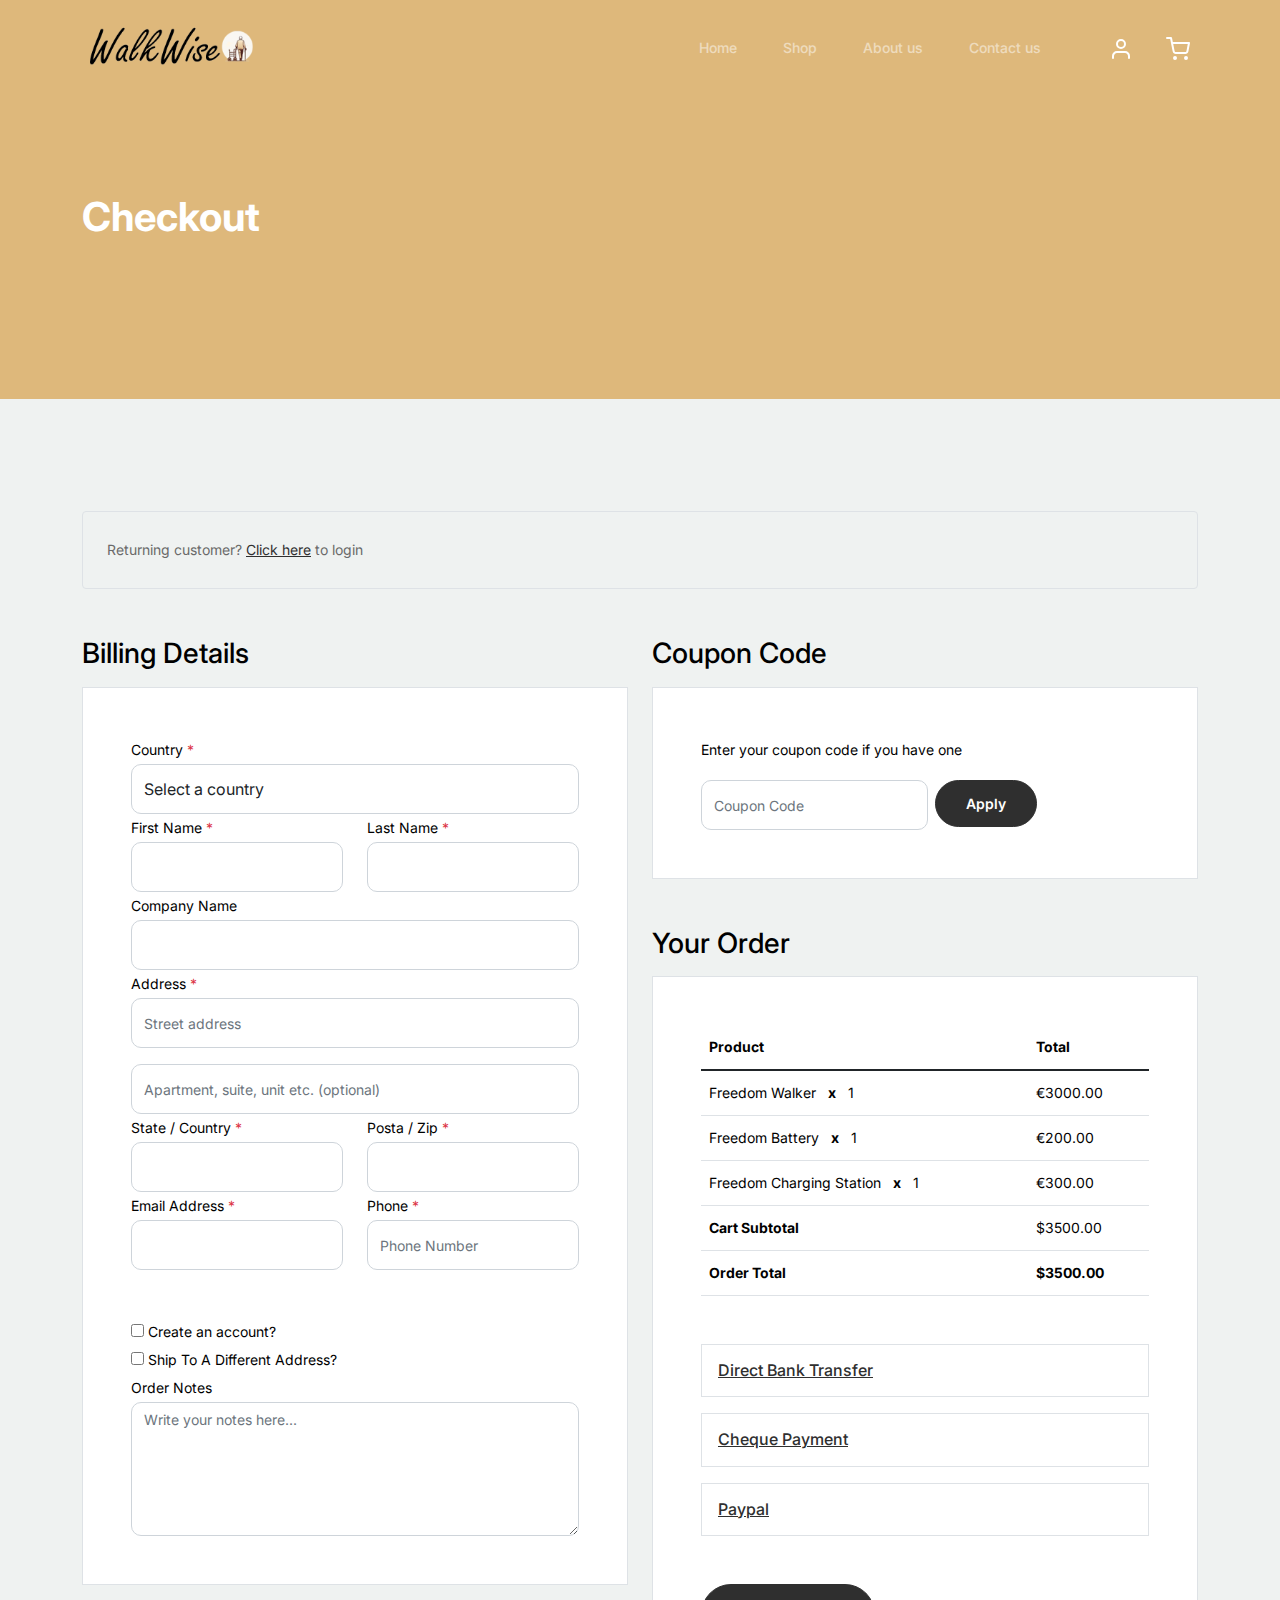
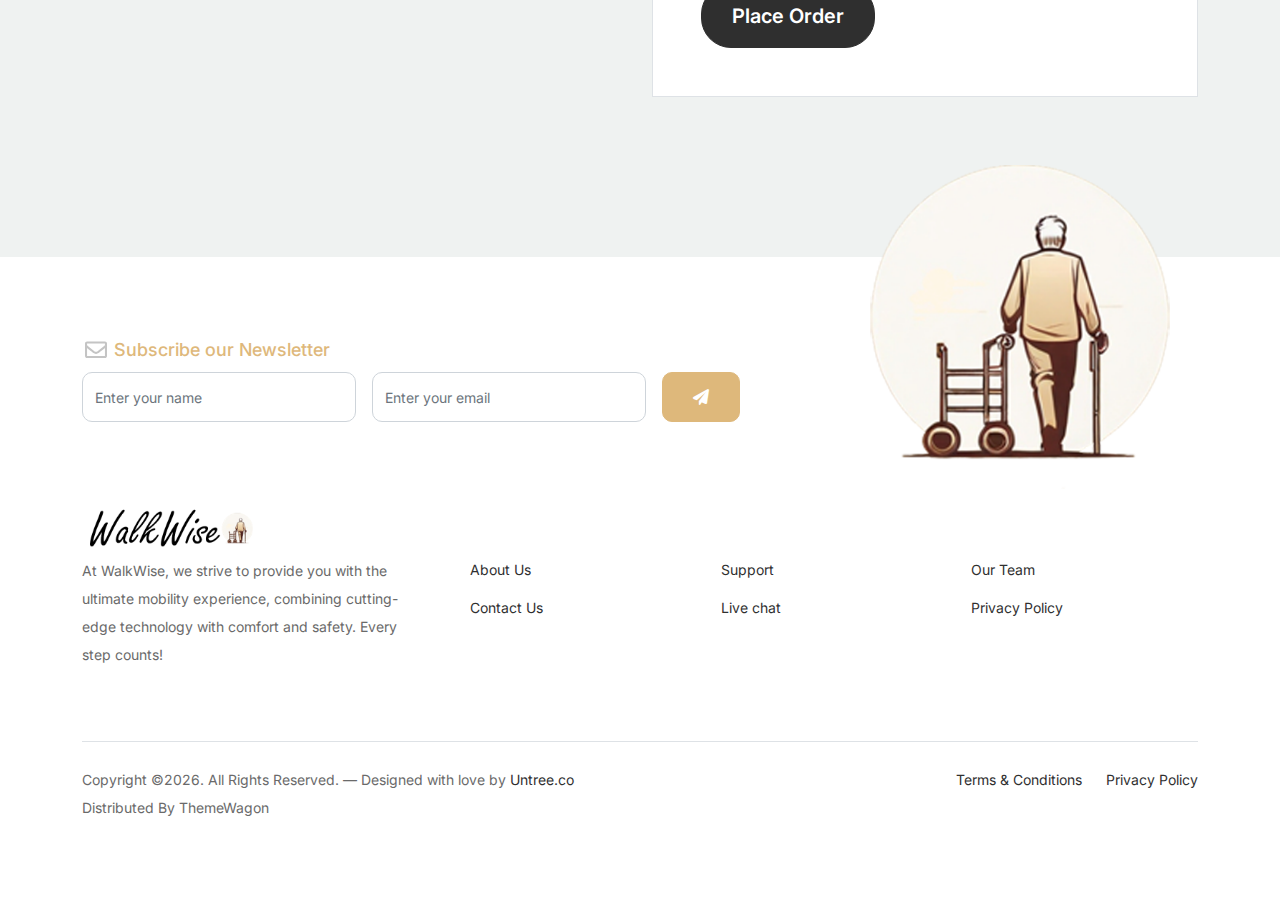
<file: checkout.html>
<!-- /*
* Bootstrap 5
* Template Name: Furni
* Template Author: Untree.co
* Template URI: https://untree.co/
* License: https://creativecommons.org/licenses/by/3.0/
*/ -->
<!doctype html>
<html lang="en">
<head>
  <meta charset="utf-8">
  <meta name="viewport" content="width=device-width, initial-scale=1, shrink-to-fit=no">
  <meta name="author" content="Untree.co">
  <link rel="shortcut icon" href="favicon.png">

  <meta name="description" content="" />
  <meta name="keywords" content="bootstrap, bootstrap4" />

		<!-- Bootstrap CSS -->
		<link href="css/bootstrap.min.css" rel="stylesheet">
		<link href="https://cdnjs.cloudflare.com/ajax/libs/font-awesome/6.0.0-beta3/css/all.min.css" rel="stylesheet">
		<link href="css/tiny-slider.css" rel="stylesheet">
		<link href="css/style.css" rel="stylesheet">
		<title>WalkWise</title>
	</head>

	<body>

		<!-- Start Header/Navigation -->
		<nav class="custom-navbar navbar navbar navbar-expand-md navbar-dark bg-dark" arial-label="Furni navigation bar">

			<div class="container">
				<a class="navbar-brand d-flex align-items-center" href="index.html">
					<img src="images/Logo_PEM_mini_sem_bg.png" class="navbar-brand-image img-fluid" style="max-width: 500px; height: 45px;" >
				</a>

				<button class="navbar-toggler" type="button" data-bs-toggle="collapse" data-bs-target="#navbarsFurni" aria-controls="navbarsFurni" aria-expanded="false" aria-label="Toggle navigation">
					<span class="navbar-toggler-icon"></span>
				</button>

				<div class="collapse navbar-collapse" id="navbarsFurni">
					<ul class="custom-navbar-nav navbar-nav ms-auto mb-2 mb-md-0">
						<li class="nav-item ">
							<a class="nav-link" href="index.html">Home</a>
						</li>
						<li><a class="nav-link" href="shop.html">Shop</a></li>
						<li><a class="nav-link" href="about.html">About us</a></li>
					
						<li><a class="nav-link" href="contact.html">Contact us</a></li>
					</ul>

					<ul class="custom-navbar-cta navbar-nav mb-2 mb-md-0 ms-5">
						<li><a class="nav-link" href="#"><img src="images/user.svg"></a></li>
						<li><a class="nav-link" href="cart.html"><img src="images/cart.svg"></a></li>
					</ul>
				</div>
			</div>
				
		</nav>
		<!-- End Header/Navigation -->

		<!-- Start Hero Section -->
			<div class="hero">
				<div class="container">
					<div class="row justify-content-between">
						<div class="col-lg-5">
							<div class="intro-excerpt">
								<h1>Checkout</h1>
							</div>
						</div>
						<div class="col-lg-7">
							
						</div>
					</div>
				</div>
			</div>
		<!-- End Hero Section -->

		<div class="untree_co-section">
		    <div class="container">
		      <div class="row mb-5">
		        <div class="col-md-12">
		          <div class="border p-4 rounded" role="alert">
		            Returning customer? <a href="#">Click here</a> to login
		          </div>
		        </div>
		      </div>
		      <div class="row">
		        <div class="col-md-6 mb-5 mb-md-0">
		          <h2 class="h3 mb-3 text-black">Billing Details</h2>
		          <div class="p-3 p-lg-5 border bg-white">
		            <div class="form-group">
		              <label for="c_country" class="text-black">Country <span class="text-danger">*</span></label>
		              <select id="c_country" class="form-control">
		                <option value="1">Select a country</option>    
		                <option value="2">bangladesh</option>    
		                <option value="3">Algeria</option>    
		                <option value="4">Afghanistan</option>    
		                <option value="5">Ghana</option>    
		                <option value="6">Albania</option>    
		                <option value="7">Bahrain</option>    
		                <option value="8">Colombia</option>    
		                <option value="9">Dominican Republic</option>    
		              </select>
		            </div>
		            <div class="form-group row">
		              <div class="col-md-6">
		                <label for="c_fname" class="text-black">First Name <span class="text-danger">*</span></label>
		                <input type="text" class="form-control" id="c_fname" name="c_fname">
		              </div>
		              <div class="col-md-6">
		                <label for="c_lname" class="text-black">Last Name <span class="text-danger">*</span></label>
		                <input type="text" class="form-control" id="c_lname" name="c_lname">
		              </div>
		            </div>

		            <div class="form-group row">
		              <div class="col-md-12">
		                <label for="c_companyname" class="text-black">Company Name </label>
		                <input type="text" class="form-control" id="c_companyname" name="c_companyname">
		              </div>
		            </div>

		            <div class="form-group row">
		              <div class="col-md-12">
		                <label for="c_address" class="text-black">Address <span class="text-danger">*</span></label>
		                <input type="text" class="form-control" id="c_address" name="c_address" placeholder="Street address">
		              </div>
		            </div>

		            <div class="form-group mt-3">
		              <input type="text" class="form-control" placeholder="Apartment, suite, unit etc. (optional)">
		            </div>

		            <div class="form-group row">
		              <div class="col-md-6">
		                <label for="c_state_country" class="text-black">State / Country <span class="text-danger">*</span></label>
		                <input type="text" class="form-control" id="c_state_country" name="c_state_country">
		              </div>
		              <div class="col-md-6">
		                <label for="c_postal_zip" class="text-black">Posta / Zip <span class="text-danger">*</span></label>
		                <input type="text" class="form-control" id="c_postal_zip" name="c_postal_zip">
		              </div>
		            </div>

		            <div class="form-group row mb-5">
		              <div class="col-md-6">
		                <label for="c_email_address" class="text-black">Email Address <span class="text-danger">*</span></label>
		                <input type="text" class="form-control" id="c_email_address" name="c_email_address">
		              </div>
		              <div class="col-md-6">
		                <label for="c_phone" class="text-black">Phone <span class="text-danger">*</span></label>
		                <input type="text" class="form-control" id="c_phone" name="c_phone" placeholder="Phone Number">
		              </div>
		            </div>

		            <div class="form-group">
		              <label for="c_create_account" class="text-black" data-bs-toggle="collapse" href="#create_an_account" role="button" aria-expanded="false" aria-controls="create_an_account"><input type="checkbox" value="1" id="c_create_account"> Create an account?</label>
		              <div class="collapse" id="create_an_account">
		                <div class="py-2 mb-4">
		                  <p class="mb-3">Create an account by entering the information below. If you are a returning customer please login at the top of the page.</p>
		                  <div class="form-group">
		                    <label for="c_account_password" class="text-black">Account Password</label>
		                    <input type="email" class="form-control" id="c_account_password" name="c_account_password" placeholder="">
		                  </div>
		                </div>
		              </div>
		            </div>


		            <div class="form-group">
		              <label for="c_ship_different_address" class="text-black" data-bs-toggle="collapse" href="#ship_different_address" role="button" aria-expanded="false" aria-controls="ship_different_address"><input type="checkbox" value="1" id="c_ship_different_address"> Ship To A Different Address?</label>
		              <div class="collapse" id="ship_different_address">
		                <div class="py-2">

		                  <div class="form-group">
		                    <label for="c_diff_country" class="text-black">Country <span class="text-danger">*</span></label>
		                    <select id="c_diff_country" class="form-control">
		                      <option value="1">Select a country</option>    
		                      <option value="2">bangladesh</option>    
		                      <option value="3">Algeria</option>    
		                      <option value="4">Afghanistan</option>    
		                      <option value="5">Ghana</option>    
		                      <option value="6">Albania</option>    
		                      <option value="7">Bahrain</option>    
		                      <option value="8">Colombia</option>    
		                      <option value="9">Dominican Republic</option>    
		                    </select>
		                  </div>


		                  <div class="form-group row">
		                    <div class="col-md-6">
		                      <label for="c_diff_fname" class="text-black">First Name <span class="text-danger">*</span></label>
		                      <input type="text" class="form-control" id="c_diff_fname" name="c_diff_fname">
		                    </div>
		                    <div class="col-md-6">
		                      <label for="c_diff_lname" class="text-black">Last Name <span class="text-danger">*</span></label>
		                      <input type="text" class="form-control" id="c_diff_lname" name="c_diff_lname">
		                    </div>
		                  </div>

		                  <div class="form-group row">
		                    <div class="col-md-12">
		                      <label for="c_diff_companyname" class="text-black">Company Name </label>
		                      <input type="text" class="form-control" id="c_diff_companyname" name="c_diff_companyname">
		                    </div>
		                  </div>

		                  <div class="form-group row  mb-3">
		                    <div class="col-md-12">
		                      <label for="c_diff_address" class="text-black">Address <span class="text-danger">*</span></label>
		                      <input type="text" class="form-control" id="c_diff_address" name="c_diff_address" placeholder="Street address">
		                    </div>
		                  </div>

		                  <div class="form-group">
		                    <input type="text" class="form-control" placeholder="Apartment, suite, unit etc. (optional)">
		                  </div>

		                  <div class="form-group row">
		                    <div class="col-md-6">
		                      <label for="c_diff_state_country" class="text-black">State / Country <span class="text-danger">*</span></label>
		                      <input type="text" class="form-control" id="c_diff_state_country" name="c_diff_state_country">
		                    </div>
		                    <div class="col-md-6">
		                      <label for="c_diff_postal_zip" class="text-black">Posta / Zip <span class="text-danger">*</span></label>
		                      <input type="text" class="form-control" id="c_diff_postal_zip" name="c_diff_postal_zip">
		                    </div>
		                  </div>

		                  <div class="form-group row mb-5">
		                    <div class="col-md-6">
		                      <label for="c_diff_email_address" class="text-black">Email Address <span class="text-danger">*</span></label>
		                      <input type="text" class="form-control" id="c_diff_email_address" name="c_diff_email_address">
		                    </div>
		                    <div class="col-md-6">
		                      <label for="c_diff_phone" class="text-black">Phone <span class="text-danger">*</span></label>
		                      <input type="text" class="form-control" id="c_diff_phone" name="c_diff_phone" placeholder="Phone Number">
		                    </div>
		                  </div>

		                </div>

		              </div>
		            </div>

		            <div class="form-group">
		              <label for="c_order_notes" class="text-black">Order Notes</label>
		              <textarea name="c_order_notes" id="c_order_notes" cols="30" rows="5" class="form-control" placeholder="Write your notes here..."></textarea>
		            </div>

		          </div>
		        </div>
		        <div class="col-md-6">

		          <div class="row mb-5">
		            <div class="col-md-12">
		              <h2 class="h3 mb-3 text-black">Coupon Code</h2>
		              <div class="p-3 p-lg-5 border bg-white">

		                <label for="c_code" class="text-black mb-3">Enter your coupon code if you have one</label>
		                <div class="input-group w-75 couponcode-wrap">
		                  <input type="text" class="form-control me-2" id="c_code" placeholder="Coupon Code" aria-label="Coupon Code" aria-describedby="button-addon2">
		                  <div class="input-group-append">
		                    <button class="btn btn-black btn-sm" type="button" id="button-addon2">Apply</button>
		                  </div>
		                </div>

		              </div>
		            </div>
		          </div>

		          <div class="row mb-5">
		            <div class="col-md-12">
		              <h2 class="h3 mb-3 text-black">Your Order</h2>
		              <div class="p-3 p-lg-5 border bg-white">
		                <table class="table site-block-order-table mb-5">
		                  <thead>
		                    <th>Product</th>
		                    <th>Total</th>
		                  </thead>
		                  <tbody>
		                    <tr>
		                      <td>Freedom Walker <strong class="mx-2">x</strong> 1</td>
		                      <td>€3000.00</td>
		                    </tr>
		                    <tr>
		                      <td>Freedom Battery <strong class="mx-2">x</strong>   1</td>
		                      <td>€200.00</td>
		                    </tr>
							<tr>
								<td>Freedom Charging Station <strong class="mx-2">x</strong> 1</td>
								<td>€300.00</td>
							  </tr>
		                    <tr>
		                      <td class="text-black font-weight-bold"><strong>Cart Subtotal</strong></td>
		                      <td class="text-black">$3500.00</td>
		                    </tr>
		                    <tr>
		                      <td class="text-black font-weight-bold"><strong>Order Total</strong></td>
		                      <td class="text-black font-weight-bold"><strong>$3500.00</strong></td>
		                    </tr>
		                  </tbody>
		                </table>

		                <div class="border p-3 mb-3">
		                  <h3 class="h6 mb-0"><a class="d-block" data-bs-toggle="collapse" href="#collapsebank" role="button" aria-expanded="false" aria-controls="collapsebank">Direct Bank Transfer</a></h3>

		                  <div class="collapse" id="collapsebank">
		                    <div class="py-2">
		                      <p class="mb-0">Make your payment directly into our bank account. Please use your Order ID as the payment reference. Your order won’t be shipped until the funds have cleared in our account.</p>
		                    </div>
		                  </div>
		                </div>

		                <div class="border p-3 mb-3">
		                  <h3 class="h6 mb-0"><a class="d-block" data-bs-toggle="collapse" href="#collapsecheque" role="button" aria-expanded="false" aria-controls="collapsecheque">Cheque Payment</a></h3>

		                  <div class="collapse" id="collapsecheque">
		                    <div class="py-2">
		                      <p class="mb-0">Make your payment directly into our bank account. Please use your Order ID as the payment reference. Your order won’t be shipped until the funds have cleared in our account.</p>
		                    </div>
		                  </div>
		                </div>

		                <div class="border p-3 mb-5">
		                  <h3 class="h6 mb-0"><a class="d-block" data-bs-toggle="collapse" href="#collapsepaypal" role="button" aria-expanded="false" aria-controls="collapsepaypal">Paypal</a></h3>

		                  <div class="collapse" id="collapsepaypal">
		                    <div class="py-2">
		                      <p class="mb-0">Make your payment directly into our bank account. Please use your Order ID as the payment reference. Your order won’t be shipped until the funds have cleared in our account.</p>
		                    </div>
		                  </div>
		                </div>

		                <div class="form-group">
		                  <button class="btn btn-black btn-lg py-3 btn-block" onclick="window.location='thankyou.html'">Place Order</button>
		                </div>

		              </div>
		            </div>
		          </div>

		        </div>
		      </div>
		      <!-- </form> -->
		    </div>
		  </div>

		<!-- Start Footer Section -->
		<footer class="footer-section">
			<div class="container relative">

				<div class="sofa-img">
					<img src="images/logo imagem.png" alt="Image" class="img-fluid" style="width: 100%; height: auto;">
				  </div>
				  

				<div class="row">
					<div class="col-lg-8">
						<div class="subscription-form">
							<h3 class="d-flex align-items-center"><span class="me-1"><img src="images/envelope-outline.svg" alt="Image" class="img-fluid"></span><span>Subscribe our Newsletter</span></h3>

							<form action="#" class="row g-3">
								<div class="col-auto">
									<input type="text" class="form-control" placeholder="Enter your name">
								</div>
								<div class="col-auto">
									<input type="email" class="form-control" placeholder="Enter your email">
								</div>
								<div class="col-auto">
									<button class="btn btn-primary">
										<span class="fa fa-paper-plane"></span>
									</button>
								</div>
							</form>

						</div>
					</div>
				</div>

				<div class="row g-5 mb-5">
					<div class="col-lg-4" >
						<a class="navbar-brand d-flex align-items-center" href="index.html">
							<img src="images/Logo_PEM_mini_sem_bg.png" class="navbar-brand-image img-fluid" style="max-width: 500px; height: 45px;" >
						</a>
						<p class="mb-4">
							At WalkWise, we strive to provide you with the ultimate mobility experience, combining cutting-edge technology with comfort and safety. Every step counts!</p>

						<!-- <ul class="list-unstyled custom-social">
							<li><a href="#"><span class="fa fa-brands fa-facebook-f"></span></a></li>
							<li><a href="#"><span class="fa fa-brands fa-twitter"></span></a></li>
							<li><a href="#"><span class="fa fa-brands fa-instagram"></span></a></li>
							<li><a href="#"><span class="fa fa-brands fa-linkedin"></span></a></li>
						</ul> -->
					</div>

					<div class="col-lg-8">
						<div class="row links-wrap">
							<div class="col-6 col-sm-6 col-md-4">
								<ul class="list-unstyled">
									<li><a href="#">About Us</a></li>
								
							
									<li><a href="#">Contact Us</a></li>
								</ul>
							</div>

							<div class="col-6 col-sm-6 col-md-4">
								<ul class="list-unstyled">
									<li><a href="#">Support</a></li>
								
									<li><a href="#">Live chat</a></li>
								</ul>
							</div>

							<div class="col-6 col-sm-6 col-md-4">
								<ul class="list-unstyled">
									
									<li><a href="#">Our Team</a></li>
							
									<li><a href="#">Privacy Policy</a></li>
								</ul>
							</div>

							
						</div>
					</div>

				</div>

				<div class="border-top copyright">
					<div class="row pt-4">
						<div class="col-lg-6">
							<p class="mb-2 text-center text-lg-start">Copyright &copy;<script>document.write(new Date().getFullYear());</script>. All Rights Reserved. &mdash; Designed with love by <a href="https://untree.co">Untree.co</a> Distributed By <a hreff="https://themewagon.com">ThemeWagon</a>  <!-- License information: https://untree.co/license/ -->
            </p>
						</div>

						<div class="col-lg-6 text-center text-lg-end">
							<ul class="list-unstyled d-inline-flex ms-auto">
								<li class="me-4"><a href="#">Terms &amp; Conditions</a></li>
								<li><a href="#">Privacy Policy</a></li>
							</ul>
						</div>

					</div>
				</div>

			</div>
		</footer>
		<!-- End Footer Section -->	


		<script src="js/bootstrap.bundle.min.js"></script>
		<script src="js/tiny-slider.js"></script>
		<script src="js/custom.js"></script>
	</body>

</html>
</file>
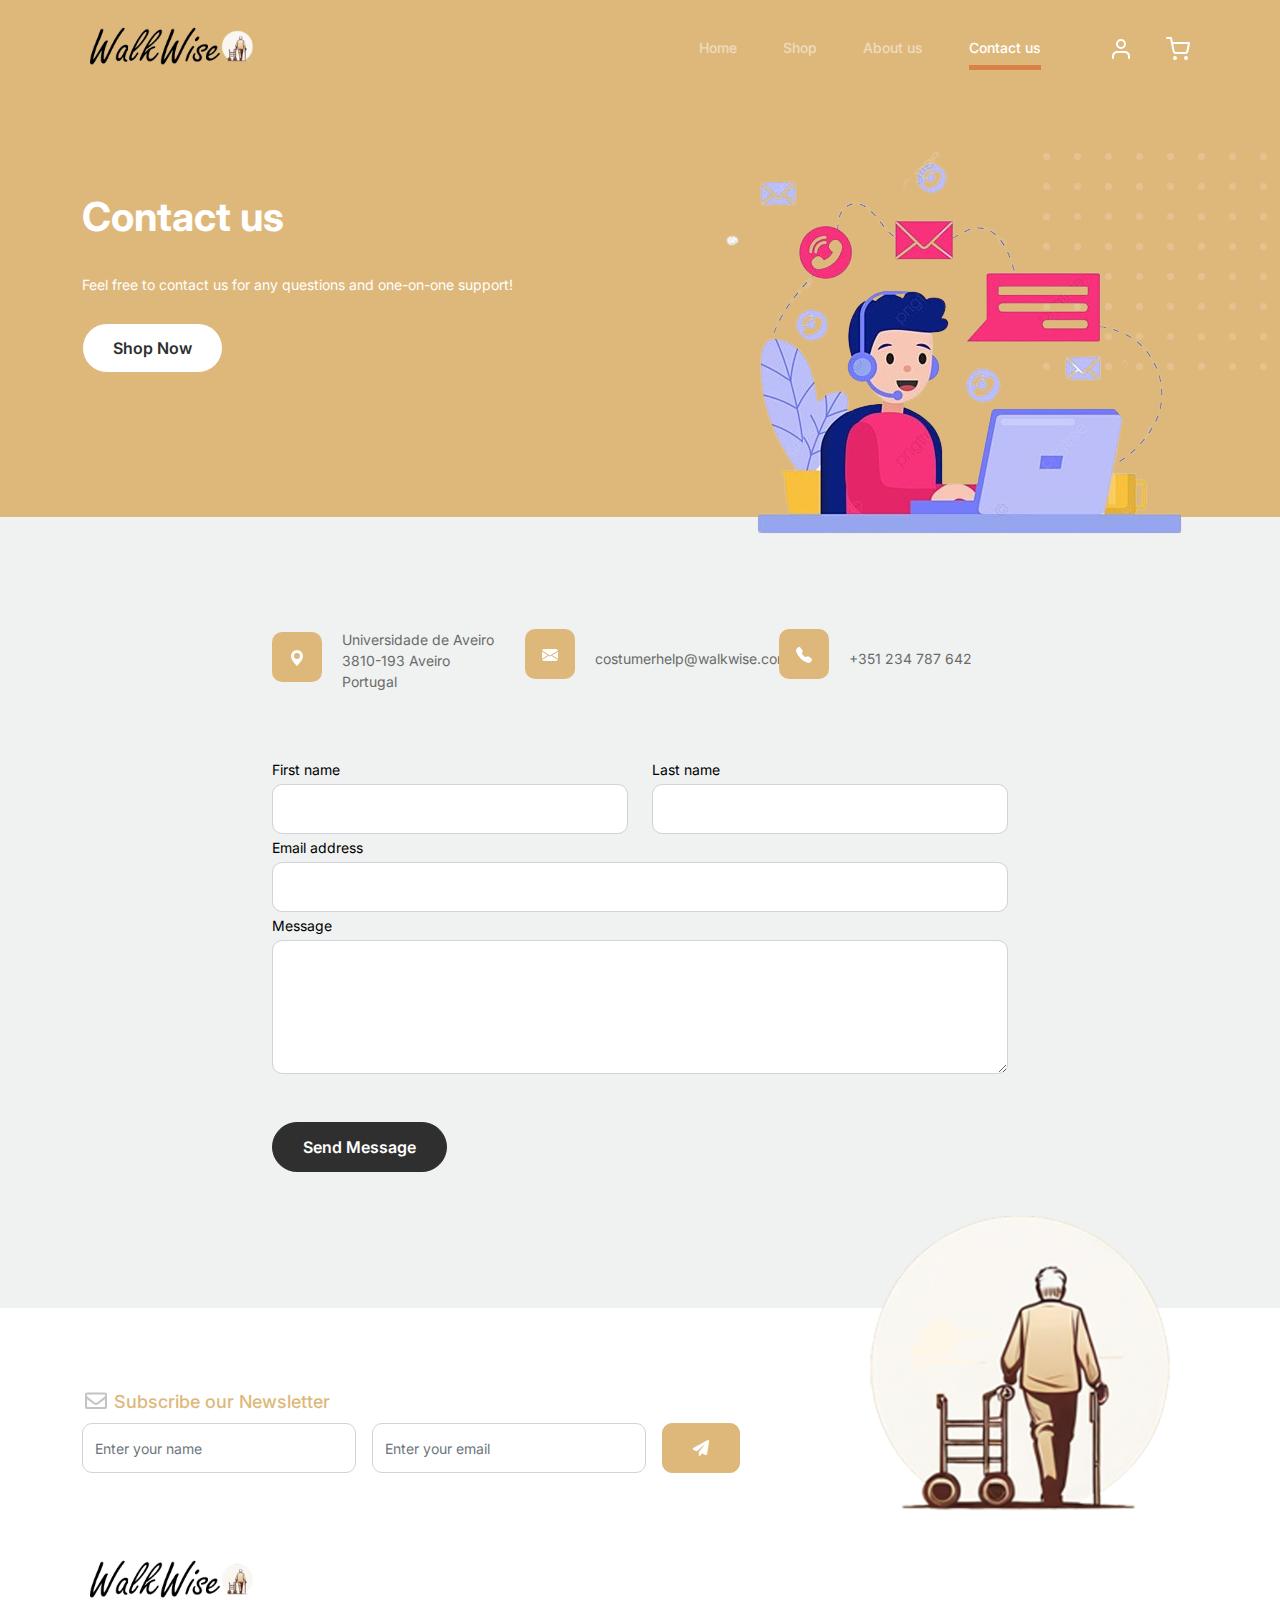
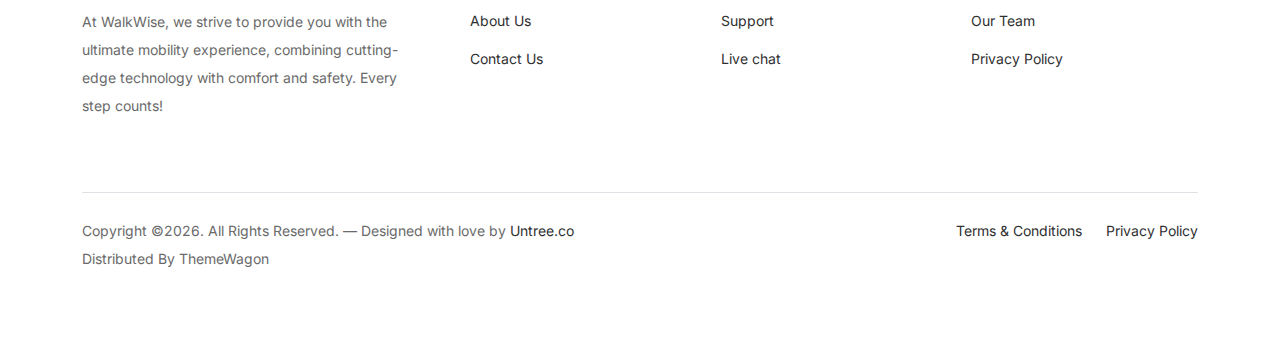
<file: contact.html>
<!-- /*
* Bootstrap 5
* Template Name: Furni
* Template Author: Untree.co
* Template URI: https://untree.co/
* License: https://creativecommons.org/licenses/by/3.0/
*/ -->
<!doctype html>
<html lang="en">
<head>
  <meta charset="utf-8">
  <meta name="viewport" content="width=device-width, initial-scale=1, shrink-to-fit=no">
  <meta name="author" content="Untree.co">
  <link rel="shortcut icon" href="favicon.png">

  <meta name="description" content="" />
  <meta name="keywords" content="bootstrap, bootstrap4" />

		<!-- Bootstrap CSS -->
		<link href="css/bootstrap.min.css" rel="stylesheet">
		<link href="https://cdnjs.cloudflare.com/ajax/libs/font-awesome/6.0.0-beta3/css/all.min.css" rel="stylesheet">
		<link href="css/tiny-slider.css" rel="stylesheet">
		<link href="css/style.css" rel="stylesheet">
		<title>WalkWise</title>
	</head>

	<body>

		<!-- Start Header/Navigation -->
		<nav class="custom-navbar navbar navbar navbar-expand-md navbar-dark bg-dark" arial-label="Furni navigation bar">

			<div class="container">
				<a class="navbar-brand d-flex align-items-center" href="index.html">
					<img src="images/Logo_PEM_mini_sem_bg.png" class="navbar-brand-image img-fluid" style="max-width: 500px; height: 45px;" >
				</a>

				<button class="navbar-toggler" type="button" data-bs-toggle="collapse" data-bs-target="#navbarsFurni" aria-controls="navbarsFurni" aria-expanded="false" aria-label="Toggle navigation">
					<span class="navbar-toggler-icon"></span>
				</button>

				<div class="collapse navbar-collapse" id="navbarsFurni">
					<ul class="custom-navbar-nav navbar-nav ms-auto mb-2 mb-md-0">
						<li class="nav-item">
							<a class="nav-link" href="index.html">Home</a>
						</li>
						<li><a class="nav-link" href="shop.html">Shop</a></li>
						<li><a class="nav-link" href="about.html">About us</a></li>
						
						<li class="active"><a class="nav-link" href="contact.html">Contact us</a></li>
					</ul>

					<ul class="custom-navbar-cta navbar-nav mb-2 mb-md-0 ms-5">
						<li><a class="nav-link" href="#"><img src="images/user.svg"></a></li>
						<li><a class="nav-link" href="cart.html"><img src="images/cart.svg"></a></li>
					</ul>
				</div>
			</div>
				
		</nav>
		<!-- End Header/Navigation -->

		<!-- Start Hero Section -->
			<div class="hero">
				<div class="container">
					<div class="row justify-content-between">
						<div class="col-lg-5">
							<div class="intro-excerpt">
								<h1>Contact us</h1>
								<p class="mb-4">Feel free to contact us for any questions and one-on-one support!</p>
								<p><a href="shop.html" class="btn btn-secondary me-2">Shop Now</a></p>
							</div>
						</div>
						<div class="col-lg-7">
							<div class="hero-img-wrap" style="margin-left: 125px ;">
								<img src="images/contatinhos.png" class="img-fluid">
							</div>
						</div>
					</div>
				</div>
			</div>
		<!-- End Hero Section -->

		
		<!-- Start Contact Form -->
		<div class="untree_co-section">
      <div class="container">

        <div class="block">
          <div class="row justify-content-center">


            <div class="col-md-8 col-lg-8 pb-4">


              <div class="row mb-5">
                <div class="col-lg-4">
                  <div  class="service no-shadow align-items-center link horizontal d-flex active" data-aos="fade-left" data-aos-delay="0">
                    <div class="service-icon color-1 mb-4">
                      <svg xmlns="http://www.w3.org/2000/svg" width="16" height="16" fill="currentColor" class="bi bi-geo-alt-fill" viewBox="0 0 16 16">
                        <path d="M8 16s6-5.686 6-10A6 6 0 0 0 2 6c0 4.314 6 10 6 10zm0-7a3 3 0 1 1 0-6 3 3 0 0 1 0 6z"/>
                      </svg>
                    </div> <!-- /.icon -->
                    <div class="service-contents">
                      <p>Universidade de Aveiro 3810-193 Aveiro Portugal</p>
                    </div> <!-- /.service-contents-->
                  </div> <!-- /.service -->
                </div>

                <div class="col-lg-4">
                  <div  class="service no-shadow align-items-center link horizontal d-flex active" data-aos="fade-left" data-aos-delay="0">
                    <div class="service-icon color-1 mb-4">
                      <svg xmlns="http://www.w3.org/2000/svg" width="16" height="16" fill="currentColor" class="bi bi-envelope-fill" viewBox="0 0 16 16">
                        <path d="M.05 3.555A2 2 0 0 1 2 2h12a2 2 0 0 1 1.95 1.555L8 8.414.05 3.555zM0 4.697v7.104l5.803-3.558L0 4.697zM6.761 8.83l-6.57 4.027A2 2 0 0 0 2 14h12a2 2 0 0 0 1.808-1.144l-6.57-4.027L8 9.586l-1.239-.757zm3.436-.586L16 11.801V4.697l-5.803 3.546z"/>
                      </svg>
                    </div> <!-- /.icon -->
                    <div class="service-contents">
                      <p>costumerhelp@walkwise.com</p>
                    </div> <!-- /.service-contents-->
                  </div> <!-- /.service -->
                </div>

                <div class="col-lg-4">
                  <div  class="service no-shadow align-items-center link horizontal d-flex active" data-aos="fade-left" data-aos-delay="0">
                    <div class="service-icon color-1 mb-4">
                      <svg xmlns="http://www.w3.org/2000/svg" width="16" height="16" fill="currentColor" class="bi bi-telephone-fill" viewBox="0 0 16 16">
                        <path fill-rule="evenodd" d="M1.885.511a1.745 1.745 0 0 1 2.61.163L6.29 2.98c.329.423.445.974.315 1.494l-.547 2.19a.678.678 0 0 0 .178.643l2.457 2.457a.678.678 0 0 0 .644.178l2.189-.547a1.745 1.745 0 0 1 1.494.315l2.306 1.794c.829.645.905 1.87.163 2.611l-1.034 1.034c-.74.74-1.846 1.065-2.877.702a18.634 18.634 0 0 1-7.01-4.42 18.634 18.634 0 0 1-4.42-7.009c-.362-1.03-.037-2.137.703-2.877L1.885.511z"/>
                      </svg>
                    </div> <!-- /.icon -->
                    <div class="service-contents">
                      <p>+351 234 787 642 </p>
                    </div> <!-- /.service-contents-->
                  </div> <!-- /.service -->
                </div>
              </div>

              <form>
                <div class="row">
                  <div class="col-6">
                    <div class="form-group">
                      <label class="text-black" for="fname">First name</label>
                      <input type="text" class="form-control" id="fname">
                    </div>
                  </div>
                  <div class="col-6">
                    <div class="form-group">
                      <label class="text-black" for="lname">Last name</label>
                      <input type="text" class="form-control" id="lname">
                    </div>
                  </div>
                </div>
                <div class="form-group">
                  <label class="text-black" for="email">Email address</label>
                  <input type="email" class="form-control" id="email">
                </div>

                <div class="form-group mb-5">
                  <label class="text-black" for="message">Message</label>
                  <textarea name="" class="form-control" id="message" cols="30" rows="5"></textarea>
                </div>

                <button type="submit" class="btn btn-primary-hover-outline">Send Message</button>
              </form>

            </div>

          </div>

        </div>

      </div>


    </div>
  </div>

  <!-- End Contact Form -->

		

		<!-- Start Footer Section -->
		<footer class="footer-section">
			<div class="container relative">

				<div class="sofa-img">
					<img src="images/logo imagem.png" alt="Image" class="img-fluid" style="width: 100%; height: auto;">
				  </div>
				  

				<div class="row">
					<div class="col-lg-8">
						<div class="subscription-form">
							<h3 class="d-flex align-items-center"><span class="me-1"><img src="images/envelope-outline.svg" alt="Image" class="img-fluid"></span><span>Subscribe our Newsletter</span></h3>

							<form action="#" class="row g-3">
								<div class="col-auto">
									<input type="text" class="form-control" placeholder="Enter your name">
								</div>
								<div class="col-auto">
									<input type="email" class="form-control" placeholder="Enter your email">
								</div>
								<div class="col-auto">
									<button class="btn btn-primary">
										<span class="fa fa-paper-plane"></span>
									</button>
								</div>
							</form>

						</div>
					</div>
				</div>

				<div class="row g-5 mb-5">
					<div class="col-lg-4" >
						<a class="navbar-brand d-flex align-items-center" href="index.html">
							<img src="images/Logo_PEM_mini_sem_bg.png" class="navbar-brand-image img-fluid" style="max-width: 500px; height: 45px;" >
						</a>
						<p class="mb-4">
							At WalkWise, we strive to provide you with the ultimate mobility experience, combining cutting-edge technology with comfort and safety. Every step counts!</p>

						<!-- <ul class="list-unstyled custom-social">
							<li><a href="#"><span class="fa fa-brands fa-facebook-f"></span></a></li>
							<li><a href="#"><span class="fa fa-brands fa-twitter"></span></a></li>
							<li><a href="#"><span class="fa fa-brands fa-instagram"></span></a></li>
							<li><a href="#"><span class="fa fa-brands fa-linkedin"></span></a></li>
						</ul> -->
					</div>

					<div class="col-lg-8">
						<div class="row links-wrap">
							<div class="col-6 col-sm-6 col-md-4">
								<ul class="list-unstyled">
									<li><a href="#">About Us</a></li>
								
							
									<li><a href="#">Contact Us</a></li>
								</ul>
							</div>

							<div class="col-6 col-sm-6 col-md-4">
								<ul class="list-unstyled">
									<li><a href="#">Support</a></li>
								
									<li><a href="#">Live chat</a></li>
								</ul>
							</div>

							<div class="col-6 col-sm-6 col-md-4">
								<ul class="list-unstyled">
									
									<li><a href="#">Our Team</a></li>
							
									<li><a href="#">Privacy Policy</a></li>
								</ul>
							</div>

							
						</div>
					</div>

				</div>

				<div class="border-top copyright">
					<div class="row pt-4">
						<div class="col-lg-6">
							<p class="mb-2 text-center text-lg-start">Copyright &copy;<script>document.write(new Date().getFullYear());</script>. All Rights Reserved. &mdash; Designed with love by <a href="https://untree.co">Untree.co</a> Distributed By <a hreff="https://themewagon.com">ThemeWagon</a>  <!-- License information: https://untree.co/license/ -->
            </p>
						</div>

						<div class="col-lg-6 text-center text-lg-end">
							<ul class="list-unstyled d-inline-flex ms-auto">
								<li class="me-4"><a href="#">Terms &amp; Conditions</a></li>
								<li><a href="#">Privacy Policy</a></li>
							</ul>
						</div>

					</div>
				</div>

			</div>
		</footer>
		<!-- End Footer Section -->	


		<script src="js/bootstrap.bundle.min.js"></script>
		<script src="js/tiny-slider.js"></script>
		<script src="js/custom.js"></script>
	</body>

</html>
</file>
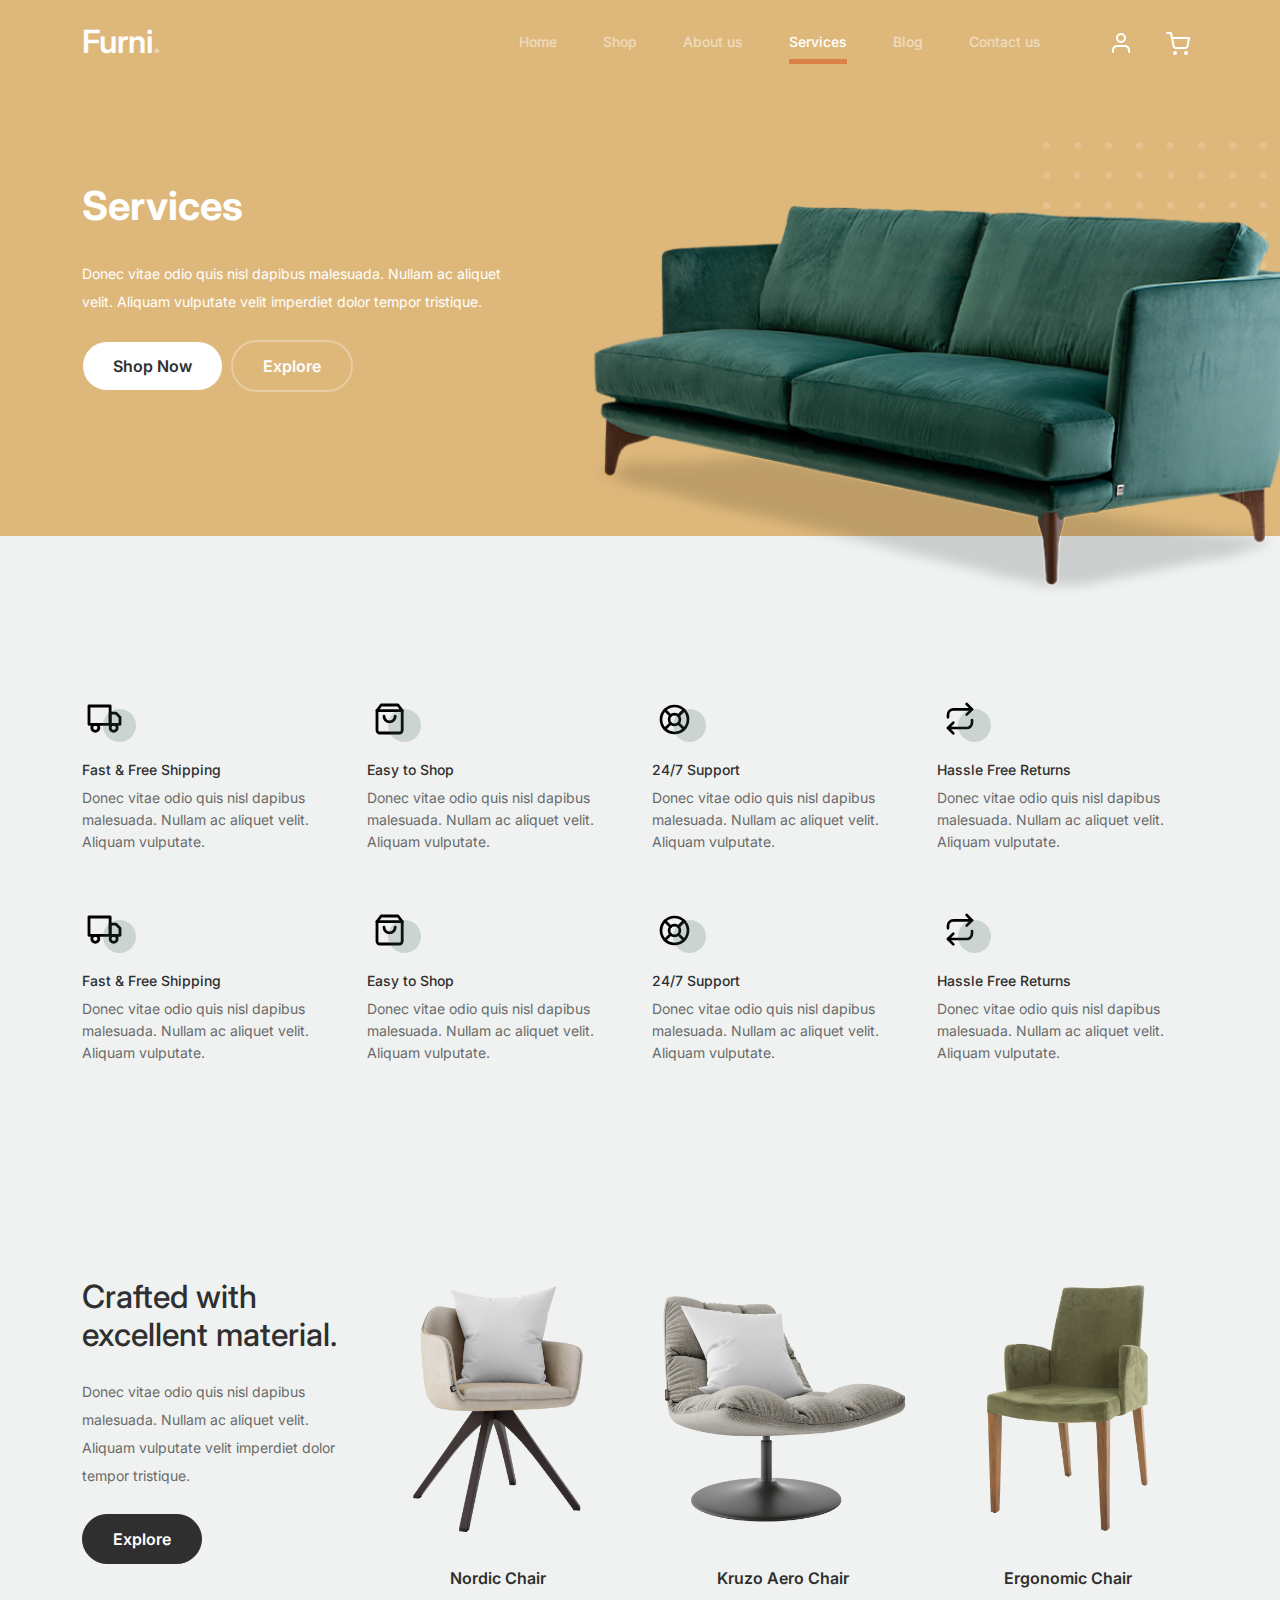
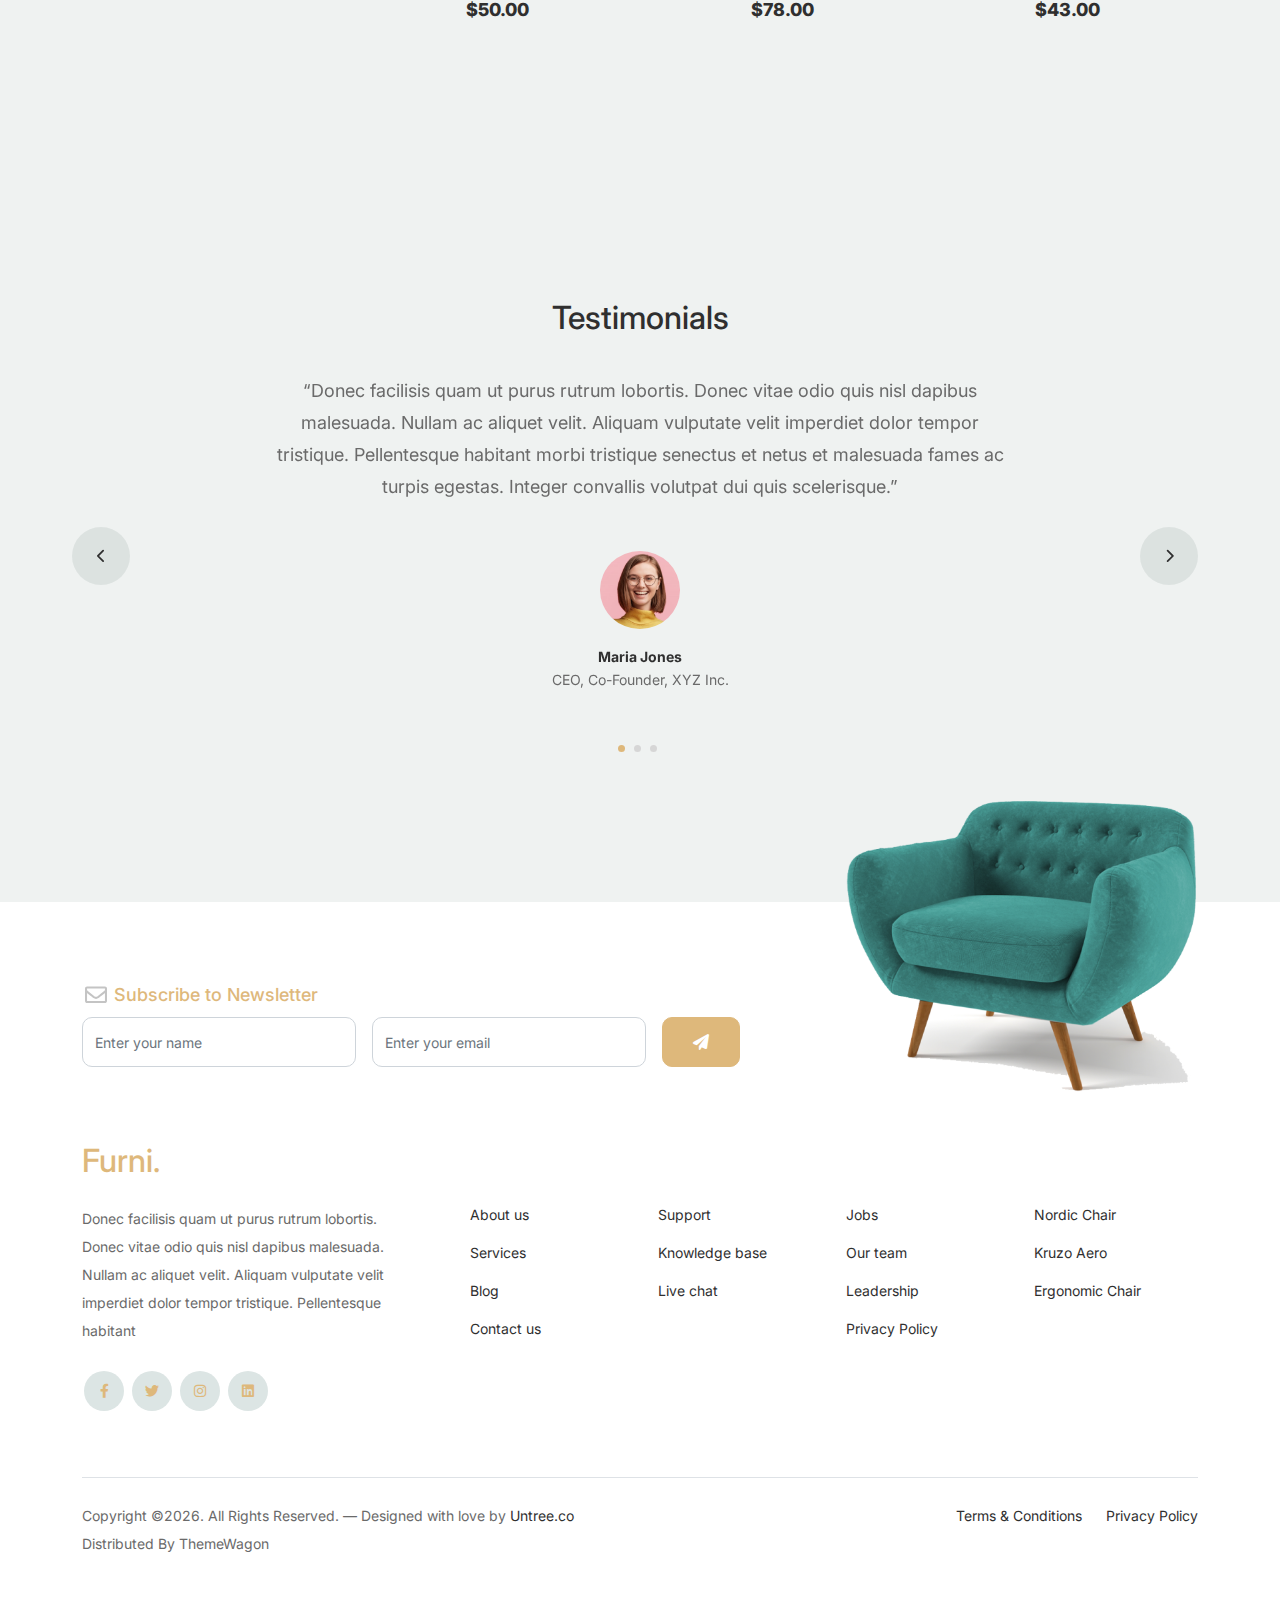
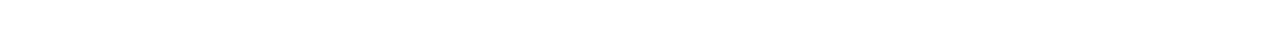
<file: services.html>
<!-- /*
* Bootstrap 5
* Template Name: Furni
* Template Author: Untree.co
* Template URI: https://untree.co/
* License: https://creativecommons.org/licenses/by/3.0/
*/ -->
<!doctype html>
<html lang="en">
<head>
  <meta charset="utf-8">
  <meta name="viewport" content="width=device-width, initial-scale=1, shrink-to-fit=no">
  <meta name="author" content="Untree.co">
  <link rel="shortcut icon" href="favicon.png">

  <meta name="description" content="" />
  <meta name="keywords" content="bootstrap, bootstrap4" />

		<!-- Bootstrap CSS -->
		<link href="css/bootstrap.min.css" rel="stylesheet">
		<link href="https://cdnjs.cloudflare.com/ajax/libs/font-awesome/6.0.0-beta3/css/all.min.css" rel="stylesheet">
		<link href="css/tiny-slider.css" rel="stylesheet">
		<link href="css/style.css" rel="stylesheet">
		<title>Furni Free Bootstrap 5 Template for Furniture and Interior Design Websites by Untree.co </title>
	</head>

	<body>

		<!-- Start Header/Navigation -->
		<nav class="custom-navbar navbar navbar navbar-expand-md navbar-dark bg-dark" arial-label="Furni navigation bar">

			<div class="container">
				<a class="navbar-brand" href="index.html">Furni<span>.</span></a>

				<button class="navbar-toggler" type="button" data-bs-toggle="collapse" data-bs-target="#navbarsFurni" aria-controls="navbarsFurni" aria-expanded="false" aria-label="Toggle navigation">
					<span class="navbar-toggler-icon"></span>
				</button>

				<div class="collapse navbar-collapse" id="navbarsFurni">
					<ul class="custom-navbar-nav navbar-nav ms-auto mb-2 mb-md-0">
						<li class="nav-item">
							<a class="nav-link" href="index.html">Home</a>
						</li>
						<li><a class="nav-link" href="shop.html">Shop</a></li>
						<li><a class="nav-link" href="about.html">About us</a></li>
						<li class="active"><a class="nav-link" href="services.html">Services</a></li>
						<li><a class="nav-link" href="blog.html">Blog</a></li>
						<li><a class="nav-link" href="contact.html">Contact us</a></li>
					</ul>

					<ul class="custom-navbar-cta navbar-nav mb-2 mb-md-0 ms-5">
						<li><a class="nav-link" href="#"><img src="images/user.svg"></a></li>
						<li><a class="nav-link" href="cart.html"><img src="images/cart.svg"></a></li>
					</ul>
				</div>
			</div>
				
		</nav>
		<!-- End Header/Navigation -->

		<!-- Start Hero Section -->
			<div class="hero">
				<div class="container">
					<div class="row justify-content-between">
						<div class="col-lg-5">
							<div class="intro-excerpt">
								<h1>Services</h1>
								<p class="mb-4">Donec vitae odio quis nisl dapibus malesuada. Nullam ac aliquet velit. Aliquam vulputate velit imperdiet dolor tempor tristique.</p>
								<p><a href="" class="btn btn-secondary me-2">Shop Now</a><a href="#" class="btn btn-white-outline">Explore</a></p>
							</div>
						</div>
						<div class="col-lg-7">
							<div class="hero-img-wrap">
								<img src="images/couch.png" class="img-fluid">
							</div>
						</div>
					</div>
				</div>
			</div>
		<!-- End Hero Section -->

		

		<!-- Start Why Choose Us Section -->
		<div class="why-choose-section">
			<div class="container">
				
				
				<div class="row my-5">
					<div class="col-6 col-md-6 col-lg-3 mb-4">
						<div class="feature">
							<div class="icon">
								<img src="images/truck.svg" alt="Image" class="imf-fluid">
							</div>
							<h3>Fast &amp; Free Shipping</h3>
							<p>Donec vitae odio quis nisl dapibus malesuada. Nullam ac aliquet velit. Aliquam vulputate.</p>
						</div>
					</div>

					<div class="col-6 col-md-6 col-lg-3 mb-4">
						<div class="feature">
							<div class="icon">
								<img src="images/bag.svg" alt="Image" class="imf-fluid">
							</div>
							<h3>Easy to Shop</h3>
							<p>Donec vitae odio quis nisl dapibus malesuada. Nullam ac aliquet velit. Aliquam vulputate.</p>
						</div>
					</div>

					<div class="col-6 col-md-6 col-lg-3 mb-4">
						<div class="feature">
							<div class="icon">
								<img src="images/support.svg" alt="Image" class="imf-fluid">
							</div>
							<h3>24/7 Support</h3>
							<p>Donec vitae odio quis nisl dapibus malesuada. Nullam ac aliquet velit. Aliquam vulputate.</p>
						</div>
					</div>

					<div class="col-6 col-md-6 col-lg-3 mb-4">
						<div class="feature">
							<div class="icon">
								<img src="images/return.svg" alt="Image" class="imf-fluid">
							</div>
							<h3>Hassle Free Returns</h3>
							<p>Donec vitae odio quis nisl dapibus malesuada. Nullam ac aliquet velit. Aliquam vulputate.</p>
						</div>
					</div>

					<div class="col-6 col-md-6 col-lg-3 mb-4">
						<div class="feature">
							<div class="icon">
								<img src="images/truck.svg" alt="Image" class="imf-fluid">
							</div>
							<h3>Fast &amp; Free Shipping</h3>
							<p>Donec vitae odio quis nisl dapibus malesuada. Nullam ac aliquet velit. Aliquam vulputate.</p>
						</div>
					</div>

					<div class="col-6 col-md-6 col-lg-3 mb-4">
						<div class="feature">
							<div class="icon">
								<img src="images/bag.svg" alt="Image" class="imf-fluid">
							</div>
							<h3>Easy to Shop</h3>
							<p>Donec vitae odio quis nisl dapibus malesuada. Nullam ac aliquet velit. Aliquam vulputate.</p>
						</div>
					</div>

					<div class="col-6 col-md-6 col-lg-3 mb-4">
						<div class="feature">
							<div class="icon">
								<img src="images/support.svg" alt="Image" class="imf-fluid">
							</div>
							<h3>24/7 Support</h3>
							<p>Donec vitae odio quis nisl dapibus malesuada. Nullam ac aliquet velit. Aliquam vulputate.</p>
						</div>
					</div>

					<div class="col-6 col-md-6 col-lg-3 mb-4">
						<div class="feature">
							<div class="icon">
								<img src="images/return.svg" alt="Image" class="imf-fluid">
							</div>
							<h3>Hassle Free Returns</h3>
							<p>Donec vitae odio quis nisl dapibus malesuada. Nullam ac aliquet velit. Aliquam vulputate.</p>
						</div>
					</div>

				</div>
			
			</div>
		</div>
		<!-- End Why Choose Us Section -->

		<!-- Start Product Section -->
		<div class="product-section pt-0">
			<div class="container">
				<div class="row">

					<!-- Start Column 1 -->
					<div class="col-md-12 col-lg-3 mb-5 mb-lg-0">
						<h2 class="mb-4 section-title">Crafted with excellent material.</h2>
						<p class="mb-4">Donec vitae odio quis nisl dapibus malesuada. Nullam ac aliquet velit. Aliquam vulputate velit imperdiet dolor tempor tristique. </p>
						<p><a href="#" class="btn">Explore</a></p>
					</div> 
					<!-- End Column 1 -->

					<!-- Start Column 2 -->
					<div class="col-12 col-md-4 col-lg-3 mb-5 mb-md-0">
						<a class="product-item" href="#">
							<img src="images/product-1.png" class="img-fluid product-thumbnail">
							<h3 class="product-title">Nordic Chair</h3>
							<strong class="product-price">$50.00</strong>

							<span class="icon-cross">
								<img src="images/cross.svg" class="img-fluid">
							</span>
						</a>
					</div> 
					<!-- End Column 2 -->

					<!-- Start Column 3 -->
					<div class="col-12 col-md-4 col-lg-3 mb-5 mb-md-0">
						<a class="product-item" href="#">
							<img src="images/product-2.png" class="img-fluid product-thumbnail">
							<h3 class="product-title">Kruzo Aero Chair</h3>
							<strong class="product-price">$78.00</strong>

							<span class="icon-cross">
								<img src="images/cross.svg" class="img-fluid">
							</span>
						</a>
					</div>
					<!-- End Column 3 -->

					<!-- Start Column 4 -->
					<div class="col-12 col-md-4 col-lg-3 mb-5 mb-md-0">
						<a class="product-item" href="#">
							<img src="images/product-3.png" class="img-fluid product-thumbnail">
							<h3 class="product-title">Ergonomic Chair</h3>
							<strong class="product-price">$43.00</strong>

							<span class="icon-cross">
								<img src="images/cross.svg" class="img-fluid">
							</span>
						</a>
					</div>
					<!-- End Column 4 -->

				</div>
			</div>
		</div>
		<!-- End Product Section -->

		

		<!-- Start Testimonial Slider -->
		<div class="testimonial-section before-footer-section">
			<div class="container">
				<div class="row">
					<div class="col-lg-7 mx-auto text-center">
						<h2 class="section-title">Testimonials</h2>
					</div>
				</div>

				<div class="row justify-content-center">
					<div class="col-lg-12">
						<div class="testimonial-slider-wrap text-center">

							<div id="testimonial-nav">
								<span class="prev" data-controls="prev"><span class="fa fa-chevron-left"></span></span>
								<span class="next" data-controls="next"><span class="fa fa-chevron-right"></span></span>
							</div>

							<div class="testimonial-slider">
								
								<div class="item">
									<div class="row justify-content-center">
										<div class="col-lg-8 mx-auto">

											<div class="testimonial-block text-center">
												<blockquote class="mb-5">
													<p>&ldquo;Donec facilisis quam ut purus rutrum lobortis. Donec vitae odio quis nisl dapibus malesuada. Nullam ac aliquet velit. Aliquam vulputate velit imperdiet dolor tempor tristique. Pellentesque habitant morbi tristique senectus et netus et malesuada fames ac turpis egestas. Integer convallis volutpat dui quis scelerisque.&rdquo;</p>
												</blockquote>

												<div class="author-info">
													<div class="author-pic">
														<img src="images/person-1.png" alt="Maria Jones" class="img-fluid">
													</div>
													<h3 class="font-weight-bold">Maria Jones</h3>
													<span class="position d-block mb-3">CEO, Co-Founder, XYZ Inc.</span>
												</div>
											</div>

										</div>
									</div>
								</div> 
								<!-- END item -->

								<div class="item">
									<div class="row justify-content-center">
										<div class="col-lg-8 mx-auto">

											<div class="testimonial-block text-center">
												<blockquote class="mb-5">
													<p>&ldquo;Donec facilisis quam ut purus rutrum lobortis. Donec vitae odio quis nisl dapibus malesuada. Nullam ac aliquet velit. Aliquam vulputate velit imperdiet dolor tempor tristique. Pellentesque habitant morbi tristique senectus et netus et malesuada fames ac turpis egestas. Integer convallis volutpat dui quis scelerisque.&rdquo;</p>
												</blockquote>

												<div class="author-info">
													<div class="author-pic">
														<img src="images/person-1.png" alt="Maria Jones" class="img-fluid">
													</div>
													<h3 class="font-weight-bold">Maria Jones</h3>
													<span class="position d-block mb-3">CEO, Co-Founder, XYZ Inc.</span>
												</div>
											</div>

										</div>
									</div>
								</div> 
								<!-- END item -->

								<div class="item">
									<div class="row justify-content-center">
										<div class="col-lg-8 mx-auto">

											<div class="testimonial-block text-center">
												<blockquote class="mb-5">
													<p>&ldquo;Donec facilisis quam ut purus rutrum lobortis. Donec vitae odio quis nisl dapibus malesuada. Nullam ac aliquet velit. Aliquam vulputate velit imperdiet dolor tempor tristique. Pellentesque habitant morbi tristique senectus et netus et malesuada fames ac turpis egestas. Integer convallis volutpat dui quis scelerisque.&rdquo;</p>
												</blockquote>

												<div class="author-info">
													<div class="author-pic">
														<img src="images/person-1.png" alt="Maria Jones" class="img-fluid">
													</div>
													<h3 class="font-weight-bold">Maria Jones</h3>
													<span class="position d-block mb-3">CEO, Co-Founder, XYZ Inc.</span>
												</div>
											</div>

										</div>
									</div>
								</div> 
								<!-- END item -->

							</div>

						</div>
					</div>
				</div>
			</div>
		</div>
		<!-- End Testimonial Slider -->

		

		<!-- Start Footer Section -->
		<footer class="footer-section">
			<div class="container relative">

				<div class="sofa-img">
					<img src="images/sofa.png" alt="Image" class="img-fluid">
				</div>

				<div class="row">
					<div class="col-lg-8">
						<div class="subscription-form">
							<h3 class="d-flex align-items-center"><span class="me-1"><img src="images/envelope-outline.svg" alt="Image" class="img-fluid"></span><span>Subscribe to Newsletter</span></h3>

							<form action="#" class="row g-3">
								<div class="col-auto">
									<input type="text" class="form-control" placeholder="Enter your name">
								</div>
								<div class="col-auto">
									<input type="email" class="form-control" placeholder="Enter your email">
								</div>
								<div class="col-auto">
									<button class="btn btn-primary">
										<span class="fa fa-paper-plane"></span>
									</button>
								</div>
							</form>

						</div>
					</div>
				</div>

				<div class="row g-5 mb-5">
					<div class="col-lg-4">
						<div class="mb-4 footer-logo-wrap"><a href="#" class="footer-logo">Furni<span>.</span></a></div>
						<p class="mb-4">Donec facilisis quam ut purus rutrum lobortis. Donec vitae odio quis nisl dapibus malesuada. Nullam ac aliquet velit. Aliquam vulputate velit imperdiet dolor tempor tristique. Pellentesque habitant</p>

						<ul class="list-unstyled custom-social">
							<li><a href="#"><span class="fa fa-brands fa-facebook-f"></span></a></li>
							<li><a href="#"><span class="fa fa-brands fa-twitter"></span></a></li>
							<li><a href="#"><span class="fa fa-brands fa-instagram"></span></a></li>
							<li><a href="#"><span class="fa fa-brands fa-linkedin"></span></a></li>
						</ul>
					</div>

					<div class="col-lg-8">
						<div class="row links-wrap">
							<div class="col-6 col-sm-6 col-md-3">
								<ul class="list-unstyled">
									<li><a href="#">About us</a></li>
									<li><a href="#">Services</a></li>
									<li><a href="#">Blog</a></li>
									<li><a href="#">Contact us</a></li>
								</ul>
							</div>

							<div class="col-6 col-sm-6 col-md-3">
								<ul class="list-unstyled">
									<li><a href="#">Support</a></li>
									<li><a href="#">Knowledge base</a></li>
									<li><a href="#">Live chat</a></li>
								</ul>
							</div>

							<div class="col-6 col-sm-6 col-md-3">
								<ul class="list-unstyled">
									<li><a href="#">Jobs</a></li>
									<li><a href="#">Our team</a></li>
									<li><a href="#">Leadership</a></li>
									<li><a href="#">Privacy Policy</a></li>
								</ul>
							</div>

							<div class="col-6 col-sm-6 col-md-3">
								<ul class="list-unstyled">
									<li><a href="#">Nordic Chair</a></li>
									<li><a href="#">Kruzo Aero</a></li>
									<li><a href="#">Ergonomic Chair</a></li>
								</ul>
							</div>
						</div>
					</div>

				</div>

				<div class="border-top copyright">
					<div class="row pt-4">
						<div class="col-lg-6">
							<p class="mb-2 text-center text-lg-start">Copyright &copy;<script>document.write(new Date().getFullYear());</script>. All Rights Reserved. &mdash; Designed with love by <a href="https://untree.co">Untree.co</a> Distributed By <a hreff="https://themewagon.com">ThemeWagon</a> <!-- License information: https://untree.co/license/ -->
            </p>
						</div>

						<div class="col-lg-6 text-center text-lg-end">
							<ul class="list-unstyled d-inline-flex ms-auto">
								<li class="me-4"><a href="#">Terms &amp; Conditions</a></li>
								<li><a href="#">Privacy Policy</a></li>
							</ul>
						</div>

					</div>
				</div>

			</div>
		</footer>
		<!-- End Footer Section -->	


		<script src="js/bootstrap.bundle.min.js"></script>
		<script src="js/tiny-slider.js"></script>
		<script src="js/custom.js"></script>
	</body>

</html>
</file>
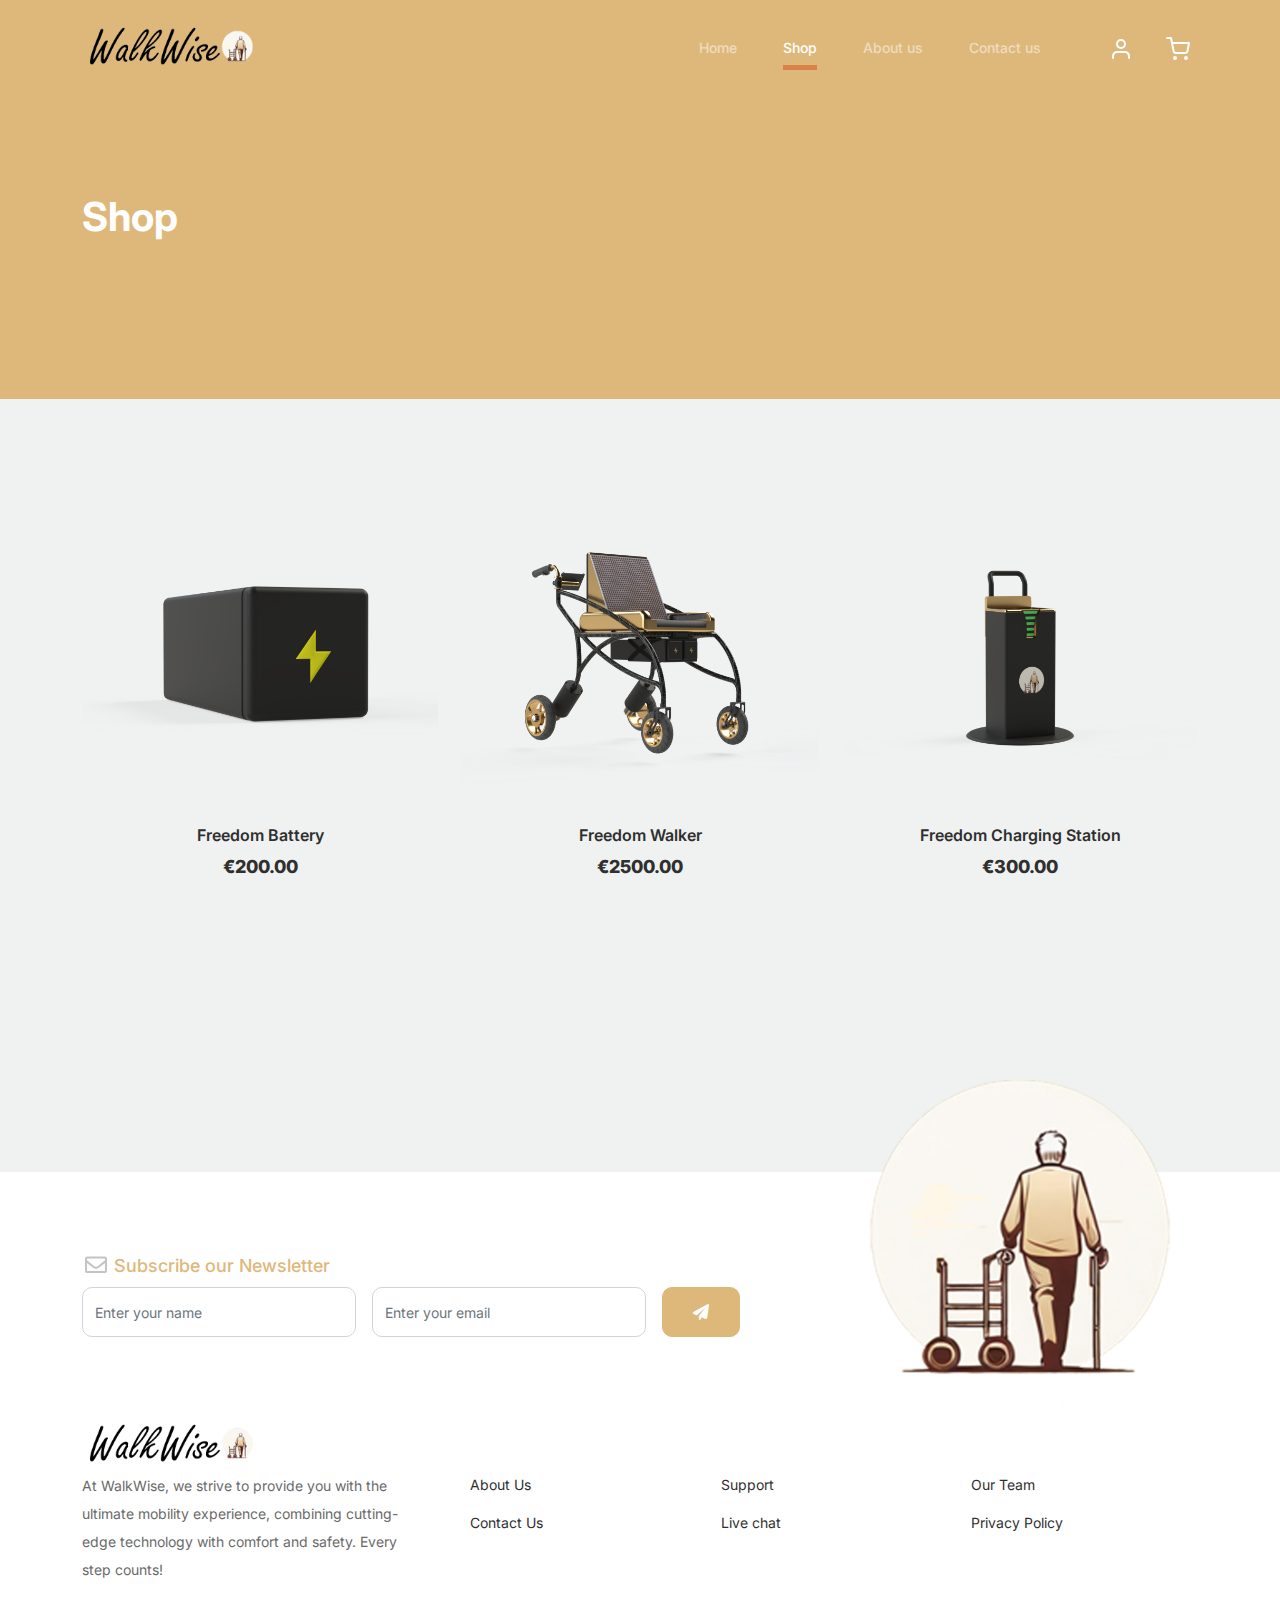
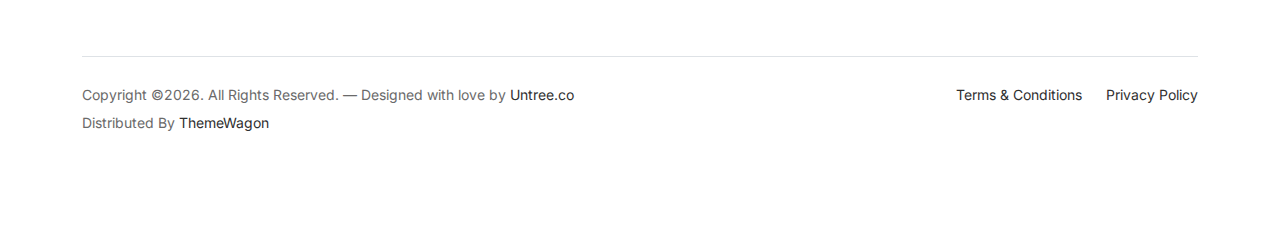
<file: shop.html>
<!-- /*
* Bootstrap 5
* Template Name: Furni
* Template Author: Untree.co
* Template URI: https://untree.co/
* License: https://creativecommons.org/licenses/by/3.0/
*/ -->
<!doctype html>
<html lang="en">
<head>
  <meta charset="utf-8">
  <meta name="viewport" content="width=device-width, initial-scale=1, shrink-to-fit=no">
  <meta name="author" content="Untree.co">
  <link rel="shortcut icon" href="favicon.png">

  <meta name="description" content="" />
  <meta name="keywords" content="bootstrap, bootstrap4" />

		<!-- Bootstrap CSS -->
		<link href="css/bootstrap.min.css" rel="stylesheet">
		<link href="https://cdnjs.cloudflare.com/ajax/libs/font-awesome/6.0.0-beta3/css/all.min.css" rel="stylesheet">
		<link href="css/tiny-slider.css" rel="stylesheet">
		<link href="css/style.css" rel="stylesheet">
		<title>WalkWise </title>
	</head>

	<body>

		<!-- Start Header/Navigation -->
		<nav class="custom-navbar navbar navbar navbar-expand-md navbar-dark bg-dark" arial-label="Furni navigation bar">

			<div class="container">
				<a class="navbar-brand d-flex align-items-center" href="index.html">
					<img src="images/Logo_PEM_mini_sem_bg.png" class="navbar-brand-image img-fluid" style="max-width: 500px; height: 45px;" >
				</a>

				<button class="navbar-toggler" type="button" data-bs-toggle="collapse" data-bs-target="#navbarsFurni" aria-controls="navbarsFurni" aria-expanded="false" aria-label="Toggle navigation">
					<span class="navbar-toggler-icon"></span>
				</button>

				<div class="collapse navbar-collapse" id="navbarsFurni">
					<ul class="custom-navbar-nav navbar-nav ms-auto mb-2 mb-md-0">
						<li class="nav-item ">
							<a class="nav-link" href="index.html">Home</a>
						</li>
						<li class="active"><a class="nav-link" href="shop.html">Shop</a></li>
						<li><a class="nav-link" href="about.html">About us</a></li>
			
						<li><a class="nav-link" href="contact.html">Contact us</a></li>
					</ul>

					<ul class="custom-navbar-cta navbar-nav mb-2 mb-md-0 ms-5">
						<li><a class="nav-link" href="#"><img src="images/user.svg"></a></li>
						<li><a class="nav-link" href="cart.html"><img src="images/cart.svg"></a></li>
					</ul>
				</div>
			</div>
				
		</nav>
		<!-- End Header/Navigation -->

		<!-- Start Hero Section -->
			<div class="hero">
				<div class="container">
					<div class="row justify-content-between">
						<div class="col-lg-5">
							<div class="intro-excerpt">
								<h1>Shop</h1>
							</div>
						</div>
						<div class="col-lg-7">
							
						</div>
					</div>
				</div>
			</div>
		<!-- End Hero Section -->

		

		<div class="untree_co-section product-section before-footer-section">
		    <div class="container">
		      	<div class="row">

		      		<!-- Start Column 1 -->
					<div class="col-12 col-md-4 col-lg-4 mb-5">
						<a class="product-item" href="#">
							<img src="images/bateria v1.png" class="img-fluid product-thumbnail">
							<h3 class="product-title">Freedom Battery</h3>
							<strong class="product-price">€200.00</strong>

							<span class="icon-cross">
								<img src="images/cross.svg" class="img-fluid">
							</span>
						</a>
					</div> 
					<!-- End Column 1 -->
						
					<!-- Start Column 2 -->
					<div class="col-12 col-md-4 col-lg-4 mb-5">
						<a class="product-item" href="#">
							<img src="images/Freedom_v1.png" class="img-fluid product-thumbnail">
							<h3 class="product-title">Freedom Walker</h3>
							<strong class="product-price">€2500.00</strong>

							<span class="icon-cross">
								<img src="images/cross.svg" class="img-fluid">
							</span>
						</a>
					</div> 
					<!-- End Column 2 -->

					<!-- Start Column 3 -->
					<div class="col-12 col-md-4 col-lg-4 mb-5">
						<a class="product-item" href="#">
							<img src="images/Charging Station.png" class="img-fluid product-thumbnail">
							<h3 class="product-title">Freedom Charging Station</h3>
							<strong class="product-price">€300.00</strong>

							<span class="icon-cross">
								<img src="images/cross.svg" class="img-fluid">
							</span>
						</a>
					</div>
					<!-- End Column 3 -->

					<!-- Start Column 4 -->
					<!-- <div class="col-12 col-md-4 col-lg-3 mb-5">
						<a class="product-item" href="#">
							<img src="images/product-3.png" class="img-fluid product-thumbnail">
							<h3 class="product-title">Ergonomic Chair</h3>
							<strong class="product-price">$43.00</strong>

							<span class="icon-cross">
								<img src="images/cross.svg" class="img-fluid">
							</span>
						</a>
					</div> -->
					<!-- End Column 4 -->


					<!-- Start Column 1 -->
					<!-- <div class="col-12 col-md-4 col-lg-3 mb-5">
						<a class="product-item" href="#">
							<img src="images/product-3.png" class="img-fluid product-thumbnail">
							<h3 class="product-title">Nordic Chair</h3>
							<strong class="product-price">$50.00</strong>

							<span class="icon-cross">
								<img src="images/cross.svg" class="img-fluid">
							</span>
						</a>
					</div>  -->
					<!-- End Column 1 -->
						
					<!-- Start Column 2 -->
					<!-- <div class="col-12 col-md-4 col-lg-3 mb-5">
						<a class="product-item" href="#">
							<img src="images/product-1.png" class="img-fluid product-thumbnail">
							<h3 class="product-title">Nordic Chair</h3>
							<strong class="product-price">$50.00</strong>

							<span class="icon-cross">
								<img src="images/cross.svg" class="img-fluid">
							</span>
						</a>
					</div>  -->
					<!-- End Column 2 -->

					<!-- Start Column 3 -->
					<!-- <div class="col-12 col-md-4 col-lg-3 mb-5">
						<a class="product-item" href="#">
							<img src="images/product-2.png" class="img-fluid product-thumbnail">
							<h3 class="product-title">Kruzo Aero Chair</h3>
							<strong class="product-price">$78.00</strong>

							<span class="icon-cross">
								<img src="images/cross.svg" class="img-fluid">
							</span>
						</a>
					</div> -->
					<!-- End Column 3 -->

					<!-- Start Column 4 -->
					<!-- <div class="col-12 col-md-4 col-lg-3 mb-5">
						<a class="product-item" href="#">
							<img src="images/product-3.png" class="img-fluid product-thumbnail">
							<h3 class="product-title">Ergonomic Chair</h3>
							<strong class="product-price">$43.00</strong>

							<span class="icon-cross">
								<img src="images/cross.svg" class="img-fluid">
							</span>
						</a>
					</div> -->
					<!-- End Column 4 -->

		      	</div>
		    </div>
		</div>


		<!-- Start Footer Section -->
		<footer class="footer-section">
			<div class="container relative">

				<div class="sofa-img">
					<img src="images/logo imagem.png" alt="Image" class="img-fluid" style="width: 100%; height: auto;">
				  </div>
				  

				<div class="row">
					<div class="col-lg-8">
						<div class="subscription-form">
							<h3 class="d-flex align-items-center"><span class="me-1"><img src="images/envelope-outline.svg" alt="Image" class="img-fluid"></span><span>Subscribe our Newsletter</span></h3>

							<form action="#" class="row g-3">
								<div class="col-auto">
									<input type="text" class="form-control" placeholder="Enter your name">
								</div>
								<div class="col-auto">
									<input type="email" class="form-control" placeholder="Enter your email">
								</div>
								<div class="col-auto">
									<button class="btn btn-primary">
										<span class="fa fa-paper-plane"></span>
									</button>
								</div>
							</form>

						</div>
					</div>
				</div>

				<div class="row g-5 mb-5">
					<div class="col-lg-4" >
						<a class="navbar-brand d-flex align-items-center" href="index.html">
							<img src="images/Logo_PEM_mini_sem_bg.png" class="navbar-brand-image img-fluid" style="max-width: 500px; height: 45px;" >
						</a>
						<p class="mb-4">
							At WalkWise, we strive to provide you with the ultimate mobility experience, combining cutting-edge technology with comfort and safety. Every step counts!</p>

						<!-- <ul class="list-unstyled custom-social">
							<li><a href="#"><span class="fa fa-brands fa-facebook-f"></span></a></li>
							<li><a href="#"><span class="fa fa-brands fa-twitter"></span></a></li>
							<li><a href="#"><span class="fa fa-brands fa-instagram"></span></a></li>
							<li><a href="#"><span class="fa fa-brands fa-linkedin"></span></a></li>
						</ul> -->
					</div>

					<div class="col-lg-8">
						<div class="row links-wrap">
							<div class="col-6 col-sm-6 col-md-4">
								<ul class="list-unstyled">
									<li><a href="#">About Us</a></li>
								
							
									<li><a href="#">Contact Us</a></li>
								</ul>
							</div>

							<div class="col-6 col-sm-6 col-md-4">
								<ul class="list-unstyled">
									<li><a href="#">Support</a></li>
								
									<li><a href="#">Live chat</a></li>
								</ul>
							</div>

							<div class="col-6 col-sm-6 col-md-4">
								<ul class="list-unstyled">
									
									<li><a href="#">Our Team</a></li>
							
									<li><a href="#">Privacy Policy</a></li>
								</ul>
							</div>

							
						</div>
					</div>

				</div>
				<div class="border-top copyright">
					<div class="row pt-4">
						<div class="col-lg-6">
							<p class="mb-2 text-center text-lg-start">Copyright &copy;<script>document.write(new Date().getFullYear());</script>. All Rights Reserved. &mdash; Designed with love by <a href="https://untree.co">Untree.co</a>  Distributed By <a href="https://themewagon.com">ThemeWagon</a> <!-- License information: https://untree.co/license/ -->
            </p>
						</div>

						<div class="col-lg-6 text-center text-lg-end">
							<ul class="list-unstyled d-inline-flex ms-auto">
								<li class="me-4"><a href="#">Terms &amp; Conditions</a></li>
								<li><a href="#">Privacy Policy</a></li>
							</ul>
						</div>

					</div>
				</div>

			</div>
		</footer>
		<!-- End Footer Section -->	


		<script src="js/bootstrap.bundle.min.js"></script>
		<script src="js/tiny-slider.js"></script>
		<script src="js/custom.js"></script>
	</body>

</html>
</file>
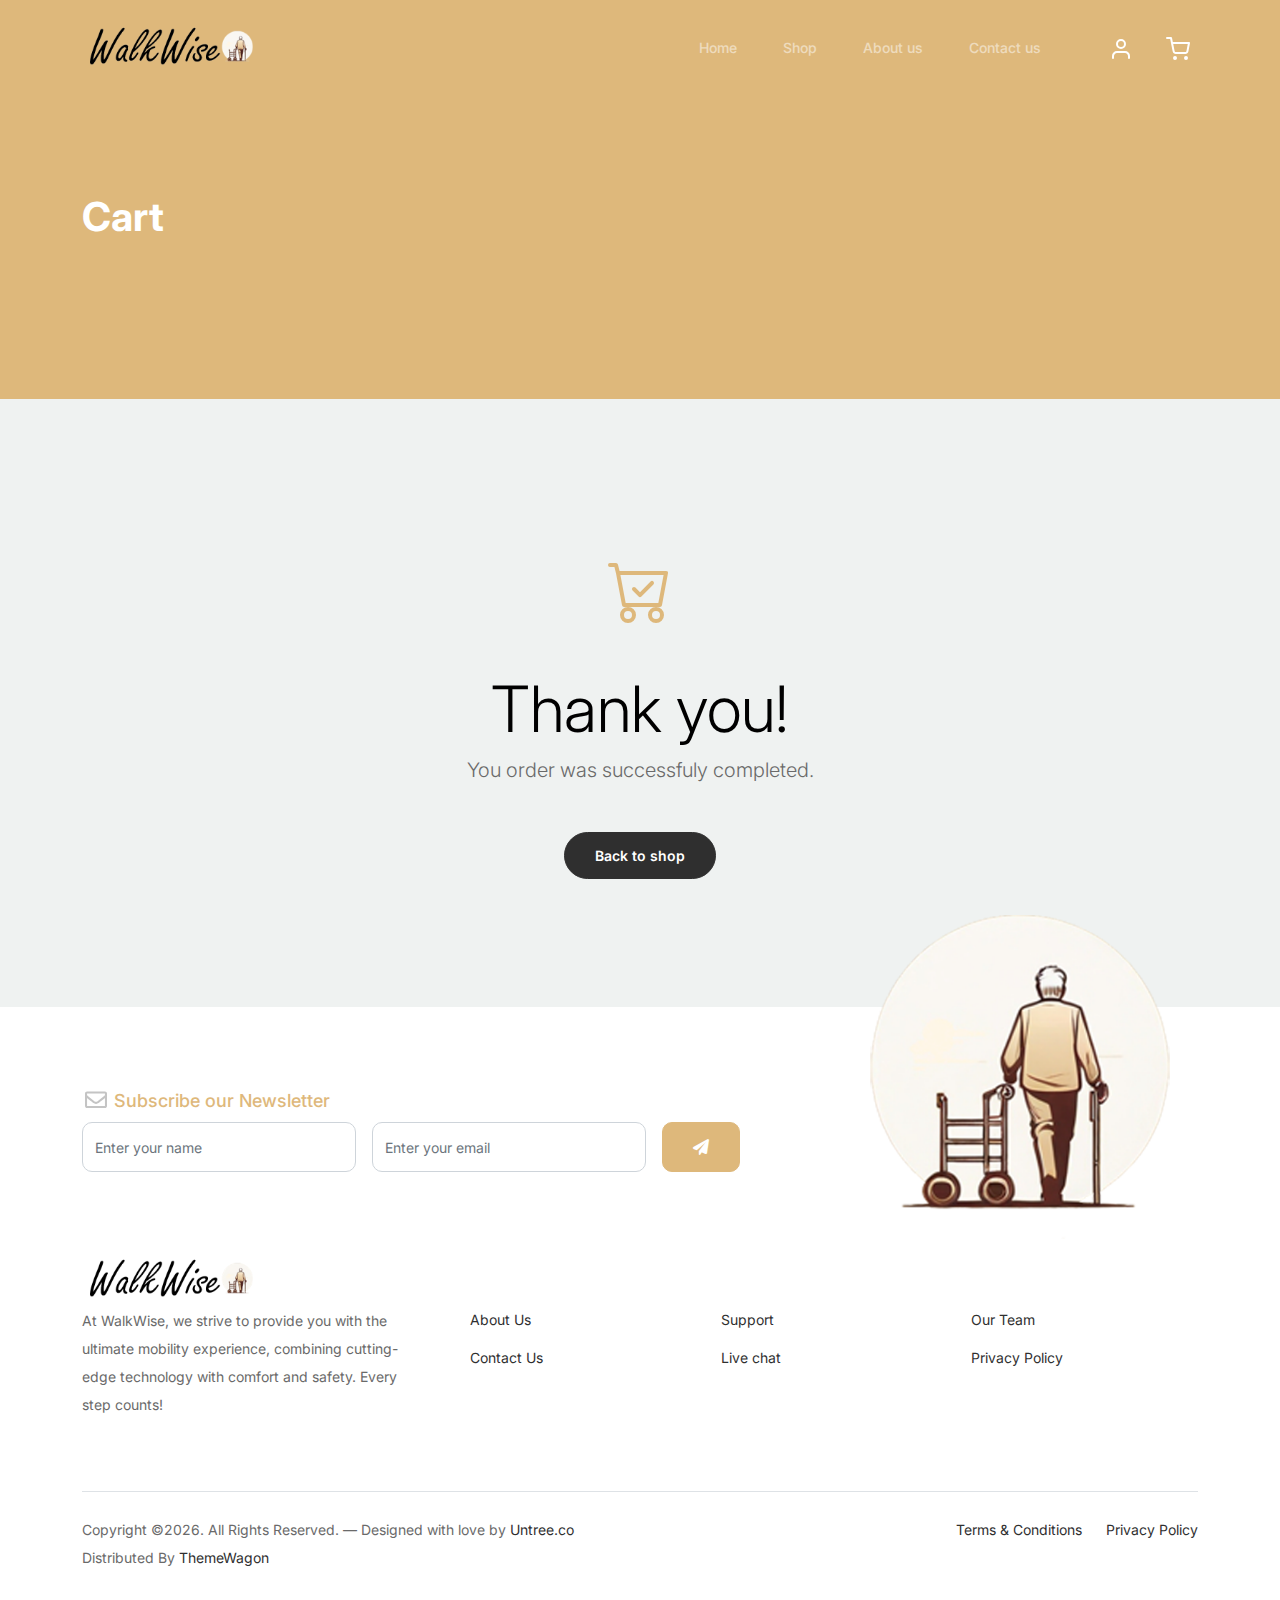
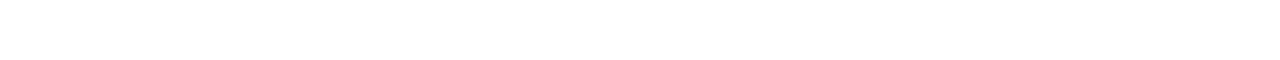
<file: thankyou.html>
<!-- /*
* Bootstrap 5
* Template Name: Furni
* Template Author: Untree.co
* Template URI: https://untree.co/
* License: https://creativecommons.org/licenses/by/3.0/
*/ -->
<!doctype html>
<html lang="en">
<head>
  <meta charset="utf-8">
  <meta name="viewport" content="width=device-width, initial-scale=1, shrink-to-fit=no">
  <meta name="author" content="Untree.co">
  <link rel="shortcut icon" href="favicon.png">

  <meta name="description" content="" />
  <meta name="keywords" content="bootstrap, bootstrap4" />

		<!-- Bootstrap CSS -->
		<link href="css/bootstrap.min.css" rel="stylesheet">
		<link href="https://cdnjs.cloudflare.com/ajax/libs/font-awesome/6.0.0-beta3/css/all.min.css" rel="stylesheet">
		<link href="css/tiny-slider.css" rel="stylesheet">
		<link href="css/style.css" rel="stylesheet">
		<title>WalkWise</title>
	</head>

	<body>

		<!-- Start Header/Navigation -->
		<nav class="custom-navbar navbar navbar navbar-expand-md navbar-dark bg-dark" arial-label="Furni navigation bar">

			<div class="container">
				<a class="navbar-brand d-flex align-items-center" href="index.html">
					<img src="images/Logo_PEM_mini_sem_bg.png" class="navbar-brand-image img-fluid" style="max-width: 500px; height: 45px;" >
				</a>

				<button class="navbar-toggler" type="button" data-bs-toggle="collapse" data-bs-target="#navbarsFurni" aria-controls="navbarsFurni" aria-expanded="false" aria-label="Toggle navigation">
					<span class="navbar-toggler-icon"></span>
				</button>

				<div class="collapse navbar-collapse" id="navbarsFurni">
					<ul class="custom-navbar-nav navbar-nav ms-auto mb-2 mb-md-0">
						<li class="nav-item ">
							<a class="nav-link" href="index.html">Home</a>
						</li>
						<li><a class="nav-link" href="shop.html">Shop</a></li>
						<li><a class="nav-link" href="about.html">About us</a></li>
						
						<li><a class="nav-link" href="contact.html">Contact us</a></li>
					</ul>

					<ul class="custom-navbar-cta navbar-nav mb-2 mb-md-0 ms-5">
						<li><a class="nav-link" href="#"><img src="images/user.svg"></a></li>
						<li><a class="nav-link" href="cart.html"><img src="images/cart.svg"></a></li>
					</ul>
				</div>
			</div>
				
		</nav>
		<!-- End Header/Navigation -->

		<!-- Start Hero Section -->
			<div class="hero">
				<div class="container">
					<div class="row justify-content-between">
						<div class="col-lg-5">
							<div class="intro-excerpt">
								<h1>Cart</h1>
							</div>
						</div>
						<div class="col-lg-7">
							
						</div>
					</div>
				</div>
			</div>
		<!-- End Hero Section -->

		

		<div class="untree_co-section">
    <div class="container">
      <div class="row">
        <div class="col-md-12 text-center pt-5">
          <span class="display-3 thankyou-icon text-primary">
            <svg width="1em" height="1em" viewBox="0 0 16 16" class="bi bi-cart-check mb-5" fill="currentColor" xmlns="http://www.w3.org/2000/svg">
              <path fill-rule="evenodd" d="M11.354 5.646a.5.5 0 0 1 0 .708l-3 3a.5.5 0 0 1-.708 0l-1.5-1.5a.5.5 0 1 1 .708-.708L8 8.293l2.646-2.647a.5.5 0 0 1 .708 0z"/>
              <path fill-rule="evenodd" d="M0 1.5A.5.5 0 0 1 .5 1H2a.5.5 0 0 1 .485.379L2.89 3H14.5a.5.5 0 0 1 .491.592l-1.5 8A.5.5 0 0 1 13 12H4a.5.5 0 0 1-.491-.408L2.01 3.607 1.61 2H.5a.5.5 0 0 1-.5-.5zM3.102 4l1.313 7h8.17l1.313-7H3.102zM5 12a2 2 0 1 0 0 4 2 2 0 0 0 0-4zm7 0a2 2 0 1 0 0 4 2 2 0 0 0 0-4zm-7 1a1 1 0 1 0 0 2 1 1 0 0 0 0-2zm7 0a1 1 0 1 0 0 2 1 1 0 0 0 0-2z"/>
            </svg>
          </span>
          <h2 class="display-3 text-black">Thank you!</h2>
          <p class="lead mb-5">You order was successfuly completed.</p>
          <p><a href="shop.html" class="btn btn-sm btn-outline-black">Back to shop</a></p>
        </div>
      </div>
    </div>
  </div>

		<!-- Start Footer Section -->
		<footer class="footer-section">
			<div class="container relative">

				<div class="sofa-img">
					<img src="images/logo imagem.png" alt="Image" class="img-fluid" style="width: 100%; height: auto;">
				  </div>
				  

				<div class="row">
					<div class="col-lg-8">
						<div class="subscription-form">
							<h3 class="d-flex align-items-center"><span class="me-1"><img src="images/envelope-outline.svg" alt="Image" class="img-fluid"></span><span>Subscribe our Newsletter</span></h3>

							<form action="#" class="row g-3">
								<div class="col-auto">
									<input type="text" class="form-control" placeholder="Enter your name">
								</div>
								<div class="col-auto">
									<input type="email" class="form-control" placeholder="Enter your email">
								</div>
								<div class="col-auto">
									<button class="btn btn-primary">
										<span class="fa fa-paper-plane"></span>
									</button>
								</div>
							</form>

						</div>
					</div>
				</div>

				<div class="row g-5 mb-5">
					<div class="col-lg-4" >
						<a class="navbar-brand d-flex align-items-center" href="index.html">
							<img src="images/Logo_PEM_mini_sem_bg.png" class="navbar-brand-image img-fluid" style="max-width: 500px; height: 45px;" >
						</a>
						<p class="mb-4">
							At WalkWise, we strive to provide you with the ultimate mobility experience, combining cutting-edge technology with comfort and safety. Every step counts!</p>

						<!-- <ul class="list-unstyled custom-social">
							<li><a href="#"><span class="fa fa-brands fa-facebook-f"></span></a></li>
							<li><a href="#"><span class="fa fa-brands fa-twitter"></span></a></li>
							<li><a href="#"><span class="fa fa-brands fa-instagram"></span></a></li>
							<li><a href="#"><span class="fa fa-brands fa-linkedin"></span></a></li>
						</ul> -->
					</div>

					<div class="col-lg-8">
						<div class="row links-wrap">
							<div class="col-6 col-sm-6 col-md-4">
								<ul class="list-unstyled">
									<li><a href="#">About Us</a></li>
								
							
									<li><a href="#">Contact Us</a></li>
								</ul>
							</div>

							<div class="col-6 col-sm-6 col-md-4">
								<ul class="list-unstyled">
									<li><a href="#">Support</a></li>
								
									<li><a href="#">Live chat</a></li>
								</ul>
							</div>

							<div class="col-6 col-sm-6 col-md-4">
								<ul class="list-unstyled">
									
									<li><a href="#">Our Team</a></li>
							
									<li><a href="#">Privacy Policy</a></li>
								</ul>
							</div>

							
						</div>
					</div>

				</div>

				<div class="border-top copyright">
					<div class="row pt-4">
						<div class="col-lg-6">
							<p class="mb-2 text-center text-lg-start">Copyright &copy;<script>document.write(new Date().getFullYear());</script>. All Rights Reserved. &mdash; Designed with love by <a href="https://untree.co">Untree.co</a> Distributed By <a href="https://themewagon.com">ThemeWagon</a> <!-- License information: https://untree.co/license/ -->
            </p>
						</div>

						<div class="col-lg-6 text-center text-lg-end">
							<ul class="list-unstyled d-inline-flex ms-auto">
								<li class="me-4"><a href="#">Terms &amp; Conditions</a></li>
								<li><a href="#">Privacy Policy</a></li>
							</ul>
						</div>

					</div>
				</div>

			</div>
		</footer>
		<!-- End Footer Section -->	


		<script src="js/bootstrap.bundle.min.js"></script>
		<script src="js/tiny-slider.js"></script>
		<script src="js/custom.js"></script>
	</body>

</html>
</file>
<file: css/tiny-slider.css>
.tns-outer{padding:0 !important}.tns-outer [hidden]{display:none !important}.tns-outer [aria-controls],.tns-outer [data-action]{cursor:pointer}.tns-slider{-webkit-transition:all 0s;-moz-transition:all 0s;transition:all 0s}.tns-slider>.tns-item{-webkit-box-sizing:border-box;-moz-box-sizing:border-box;box-sizing:border-box}.tns-horizontal.tns-subpixel{white-space:nowrap}.tns-horizontal.tns-subpixel>.tns-item{display:inline-block;vertical-align:top;white-space:normal}.tns-horizontal.tns-no-subpixel:after{content:'';display:table;clear:both}.tns-horizontal.tns-no-subpixel>.tns-item{float:left}.tns-horizontal.tns-carousel.tns-no-subpixel>.tns-item{margin-right:-100%}.tns-no-calc{position:relative;left:0}.tns-gallery{position:relative;left:0;min-height:1px}.tns-gallery>.tns-item{position:absolute;left:-100%;-webkit-transition:transform 0s, opacity 0s;-moz-transition:transform 0s, opacity 0s;transition:transform 0s, opacity 0s}.tns-gallery>.tns-slide-active{position:relative;left:auto !important}.tns-gallery>.tns-moving{-webkit-transition:all 0.25s;-moz-transition:all 0.25s;transition:all 0.25s}.tns-autowidth{display:inline-block}.tns-lazy-img{-webkit-transition:opacity 0.6s;-moz-transition:opacity 0.6s;transition:opacity 0.6s;opacity:0.6}.tns-lazy-img.tns-complete{opacity:1}.tns-ah{-webkit-transition:height 0s;-moz-transition:height 0s;transition:height 0s}.tns-ovh{overflow:hidden}.tns-visually-hidden{position:absolute;left:-10000em}.tns-transparent{opacity:0;visibility:hidden}.tns-fadeIn{opacity:1;filter:alpha(opacity=100);z-index:0}.tns-normal,.tns-fadeOut{opacity:0;filter:alpha(opacity=0);z-index:-1}.tns-vpfix{white-space:nowrap}.tns-vpfix>div,.tns-vpfix>li{display:inline-block}.tns-t-subp2{margin:0 auto;width:310px;position:relative;height:10px;overflow:hidden}.tns-t-ct{width:2333.3333333%;width:-webkit-calc(100% * 70 / 3);width:-moz-calc(100% * 70 / 3);width:calc(100% * 70 / 3);position:absolute;right:0}.tns-t-ct:after{content:'';display:table;clear:both}.tns-t-ct>div{width:1.4285714%;width:-webkit-calc(100% / 70);width:-moz-calc(100% / 70);width:calc(100% / 70);height:10px;float:left}

/*# sourceMappingURL=sourcemaps/tiny-slider.css.map */
</file>
<file: css/style.css>
/*
* Template Name: UntreeStore
* Template Author: Untree.co
* Author URI: https://untree.co/
* License: https://creativecommons.org/licenses/by/3.0/
*/
@import url("https://fonts.googleapis.com/css2?family=Inter:wght@400;500;600;700;800&display=swap");
body {
  overflow-x: hidden;
  position: relative; }

body {
  font-family: "Inter", sans-serif;
  font-weight: 400;
  line-height: 28px;
  color: #6a6a6a;
  font-size: 14px;
  background-color: #eff2f1; }

a {
  text-decoration: none;
  -webkit-transition: .3s all ease;
  -o-transition: .3s all ease;
  transition: .3s all ease;
  color: #2f2f2f;
  text-decoration: underline; }
  a:hover {
    color: #2f2f2f;
    text-decoration: none; }
  a.more {
    font-weight: 600; }

.custom-navbar {
  background: #DEB87B !important;
  padding-top: 20px;
  padding-bottom: 20px; }
  .custom-navbar .navbar-brand {
    font-size: 32px;
    font-weight: 600; }
    .custom-navbar .navbar-brand > span {
      opacity: .4; }
  .custom-navbar .navbar-toggler {
    border-color: transparent; }
    .custom-navbar .navbar-toggler:active, .custom-navbar .navbar-toggler:focus {
      -webkit-box-shadow: none;
      box-shadow: none;
      outline: none; }
  @media (min-width: 992px) {
    .custom-navbar .custom-navbar-nav li {
      margin-left: 15px;
      margin-right: 15px; } }
  .custom-navbar .custom-navbar-nav li a {
    font-weight: 500;
    color: #ffffff !important;
    opacity: .5;
    -webkit-transition: .3s all ease;
    -o-transition: .3s all ease;
    transition: .3s all ease;
    position: relative; }
    @media (min-width: 768px) {
      .custom-navbar .custom-navbar-nav li a:before {
        content: "";
        position: absolute;
        bottom: 0;
        left: 8px;
        right: 8px;
        background: #D98248;
        height: 5px;
        opacity: 1;
        visibility: visible;
        width: 0;
        -webkit-transition: .15s all ease-out;
        -o-transition: .15s all ease-out;
        transition: .15s all ease-out; } }
    .custom-navbar .custom-navbar-nav li a:hover {
      opacity: 1; }
      .custom-navbar .custom-navbar-nav li a:hover:before {
        width: calc(100% - 16px); }
  .custom-navbar .custom-navbar-nav li.active a {
    opacity: 1; }
    .custom-navbar .custom-navbar-nav li.active a:before {
      width: calc(100% - 16px); }
  .custom-navbar .custom-navbar-cta {
    margin-left: 0 !important;
    -webkit-box-orient: horizontal;
    -webkit-box-direction: normal;
    -ms-flex-direction: row;
    flex-direction: row; }
    @media (min-width: 768px) {
      .custom-navbar .custom-navbar-cta {
        margin-left: 40px !important; } }
    .custom-navbar .custom-navbar-cta li {
      margin-left: 0px;
      margin-right: 0px; }
      .custom-navbar .custom-navbar-cta li:first-child {
        margin-right: 20px; }

.hero {
  background: #DEB87B;
  padding: calc(4rem - 30px) 0 0rem 0; }
  @media (min-width: 768px) {
    .hero {
      padding: calc(4rem - 30px) 0 4rem 0; } }
  @media (min-width: 992px) {
    .hero {
      padding: calc(8rem - 30px) 0 8rem 0; } }
  .hero .intro-excerpt {
    position: relative;
    z-index: 4; }
    @media (min-width: 992px) {
      .hero .intro-excerpt {
        max-width: 450px; } }
  .hero h1 {
    font-weight: 700;
    color: #ffffff;
    margin-bottom: 30px; }
    @media (min-width: 1400px) {
      .hero h1 {
        font-size: 54px; } }
  .hero p {
    color: #ffffff;
  }
    /* margin-botom: 30px;  */
  .hero .hero-img-wrap {
    position: relative; }
    .hero .hero-img-wrap img {
      position: relative;
      top: 0px;
      right: 0px;
      z-index: 2;
      max-width: 780px;
      left: -20px; }
      @media (min-width: 768px) {
        .hero .hero-img-wrap img {
          right: 0px;
          left: -100px; } }
      @media (min-width: 992px) {
        .hero .hero-img-wrap img {
          left: 0px;
          top: -80px;
          position: absolute;
          right: -50px; } }
      @media (min-width: 1200px) {
        .hero .hero-img-wrap img {
          left: 0px;
          top: -80px;
          right: -100px; } }
    .hero .hero-img-wrap:after {
      content: "";
      position: absolute;
      width: 255px;
      height: 217px;
      background-image: url("../images/dots-light.svg");
      background-size: contain;
      background-repeat: no-repeat;
      right: -100px;
      top: -0px; }
      @media (min-width: 1200px) {
        .hero .hero-img-wrap:after {
          top: -40px; } }

.btn {
  font-weight: 600;
  padding: 12px 30px;
  border-radius: 30px;
  color: #ffffff;
  background: #2f2f2f;
  border-color: #2f2f2f; }
  .btn:hover {
    color: #ffffff;
    background: #222222;
    border-color: #222222; }
  .btn:active, .btn:focus {
    outline: none !important;
    -webkit-box-shadow: none;
    box-shadow: none; }
  .btn.btn-primary {
    background: #DEB87B;
    border-color: #DEB87B; }
    .btn.btn-primary:hover {
      background: #D98248;
      border-color: #D98248; }
  .btn.btn-secondary {
    color: #2f2f2f;
    background: #ffffff;
    border-color: #DEB87B; }
    .btn.btn-secondary:hover {
      background: #D98248;
      border-color: #D98248; }
  .btn.btn-white-outline {
    background: transparent;
    border-width: 2px;
    border-color: rgba(255, 255, 255, 0.3); }
    .btn.btn-white-outline:hover {
      border-color: white;
      color: #ffffff; }

.section-title {
  color: #2f2f2f; }

  .product-section {
    padding: 7rem 0; 
  }
  
  .product-section .product-item {
    text-align: center;
    text-decoration: none;
    display: block;
    position: relative;
    padding-bottom: 50px;
    cursor: pointer; 
  }
  
  .product-section .product-item .product-thumbnail {
    margin-bottom: 30px;
    position: relative;
    top: 0;
    -webkit-transition: .3s all ease;
    -o-transition: .3s all ease;
    transition: .3s all ease; 
  }
  
  .product-section .product-item h3 {
    font-weight: 600;
    font-size: 16px; 
  }
  
  .product-section .product-item strong {
    font-weight: 800 !important;
    font-size: 18px !important; 
  }
  
  .product-section .product-item h3, .product-section .product-item strong {
    color: #2f2f2f;
    text-decoration: none; 
  }
  
  .product-section .product-item .icon-cross {
    position: absolute;
    width: 35px;
    height: 35px;
    display: inline-block;
    background: #2f2f2f;
    bottom: 15px;
    left: 50%;
    -webkit-transform: translateX(-50%);
    -ms-transform: translateX(-50%);
    transform: translateX(-50%);
    margin-bottom: -17.5px;
    border-radius: 50%;
    opacity: 0;
    visibility: hidden;
    -webkit-transition: .3s all ease;
    -o-transition: .3s all ease;
    transition: .3s all ease; 
  }
  
  .product-section .product-item .icon-cross img {
    position: absolute;
    left: 50%;
    top: 50%;
    -webkit-transform: translate(-50%, -50%);
    -ms-transform: translate(-50%, -50%);
    transform: translate(-50%, -50%); 
  }
  
  .product-section .product-item:before {
    bottom: 0;
    left: 0;
    right: 0;
    position: absolute;
    content: "";
    background: #dce5e4;
    height: 0%;
    z-index: -1;
    border-radius: 10px;
    -webkit-transition: .3s all ease;
    -o-transition: .3s all ease;
    transition: .3s all ease; 
  }
  
  .product-section .product-item:hover .product-thumbnail {
    top: -25px; 
  }
  
  .product-section .product-item:hover .icon-cross {
    bottom: 0;
    opacity: 1;
    visibility: visible; 
  }
  
  .product-section .product-item:hover:before {
    height: 70%;
    background: rgba(222, 184, 123, 0.8); /* 80% transparency */
  }
  
  
  
  

.why-choose-section {
  padding: 7rem 0; }
  .why-choose-section .img-wrap {
    position: relative; }
    .why-choose-section .img-wrap:before {
      position: absolute;
      content: "";
      width: 255px;
      height: 217px;
      background-image: url("../images/dots-yellow.svg");
      background-repeat: no-repeat;
      background-size: contain;
      -webkit-transform: translate(-40%, -40%);
      -ms-transform: translate(-40%, -40%);
      transform: translate(-40%, -40%);
      z-index: -1; }
    .why-choose-section .img-wrap img {
      border-radius: 20px; }

.feature {
  margin-bottom: 30px; }
  .feature .icon {
    display: inline-block;
    position: relative;
    margin-bottom: 20px; }
    .feature .icon:before {
      content: "";
      width: 33px;
      height: 33px;
      position: absolute;
      background: rgba(59, 93, 80, 0.2);
      border-radius: 50%;
      right: -8px;
      bottom: 0; }
  .feature h3 {
    font-size: 14px;
    color: #2f2f2f; }
  .feature p {
    font-size: 14px;
    line-height: 22px;
    color: #6a6a6a; }

.we-help-section {
  padding: 7rem 0; }
  .we-help-section .imgs-grid {
    display: -ms-grid;
    display: grid;
    /* -ms-grid-columns: (1fr)[27]; */
    grid-template-columns: repeat(27, 1fr);
    position: relative; }
    .we-help-section .imgs-grid:before {
      position: absolute;
      content: "";
      width: 255px;
      height: 217px;
      background-image: url("../images/dots-green.svg");
      background-size: contain;
      background-repeat: no-repeat;
      -webkit-transform: translate(-40%, -40%);
      -ms-transform: translate(-40%, -40%);
      transform: translate(-40%, -40%);
      z-index: -1; }
    .we-help-section .imgs-grid .grid {
      position: relative; }
      .we-help-section .imgs-grid .grid img {
        border-radius: 20px;
        max-width: 100%; }
      .we-help-section .imgs-grid .grid.grid-1 {
        -ms-grid-column: 1;
        -ms-grid-column-span: 18;
        grid-column: 1 / span 18;
        -ms-grid-row: 1;
        -ms-grid-row-span: 27;
        grid-row: 1 / span 27; }
      .we-help-section .imgs-grid .grid.grid-2 {
        -ms-grid-column: 19;
        -ms-grid-column-span: 27;
        grid-column: 19 / span 27;
        -ms-grid-row: 1;
        -ms-grid-row-span: 5;
        grid-row: 1 / span 5;
        padding-left: 20px; }
      .we-help-section .imgs-grid .grid.grid-3 {
        -ms-grid-column: 14;
        -ms-grid-column-span: 16;
        grid-column: 14 / span 16;
        -ms-grid-row: 6;
        -ms-grid-row-span: 27;
        grid-row: 6 / span 27;
        padding-top: 20px; }

.custom-list {
  width: 100%; }
  .custom-list li {
    display: inline-block;
    width: calc(50% - 20px);
    margin-bottom: 12px;
    line-height: 1.5;
    position: relative;
    padding-left: 20px; }
    .custom-list li:before {
      content: "";
      width: 8px;
      height: 8px;
      border-radius: 50%;
      border: 2px solid #DEB87B;
      position: absolute;
      left: 0;
      top: 8px; }

.popular-product {
  padding: 0 0 7rem 0; }
  .popular-product .product-item-sm h3 {
    font-size: 14px;
    font-weight: 700;
    color: #2f2f2f; }
  .popular-product .product-item-sm a {
    text-decoration: none;
    color: #2f2f2f;
    -webkit-transition: .3s all ease;
    -o-transition: .3s all ease;
    transition: .3s all ease; }
    .popular-product .product-item-sm a:hover {
      color: #DEB87B; }
  .popular-product .product-item-sm p {
    line-height: 1.4;
    margin-bottom: 10px;
    font-size: 14px; }
  .popular-product .product-item-sm .thumbnail {
    margin-right: 10px;
    -webkit-box-flex: 0;
    -ms-flex: 0 0 120px;
    flex: 0 0 120px;
    position: relative; }
    .popular-product .product-item-sm .thumbnail:before {
      content: "";
      position: absolute;
      border-radius: 20px;
      background: #dce5e4;
      width: 98px;
      height: 98px;
      top: 50%;
      left: 50%;
      -webkit-transform: translate(-50%, -50%);
      -ms-transform: translate(-50%, -50%);
      transform: translate(-50%, -50%);
      z-index: -1; }

.testimonial-section {
  padding: 3rem 0 7rem 0; }

.testimonial-slider-wrap {
  position: relative; }
  .testimonial-slider-wrap .tns-inner {
    padding-top: 30px; }
  .testimonial-slider-wrap .item .testimonial-block blockquote {
    font-size: 16px; }
    @media (min-width: 768px) {
      .testimonial-slider-wrap .item .testimonial-block blockquote {
        line-height: 32px;
        font-size: 18px; } }
  .testimonial-slider-wrap .item .testimonial-block .author-info .author-pic {
    margin-bottom: 20px; }
    .testimonial-slider-wrap .item .testimonial-block .author-info .author-pic img {
      max-width: 80px;
      border-radius: 50%; }
  .testimonial-slider-wrap .item .testimonial-block .author-info h3 {
    font-size: 14px;
    font-weight: 700;
    color: #2f2f2f;
    margin-bottom: 0; }
  .testimonial-slider-wrap #testimonial-nav {
    position: absolute;
    top: 50%;
    z-index: 99;
    width: 100%;
    display: none; }
    @media (min-width: 768px) {
      .testimonial-slider-wrap #testimonial-nav {
        display: block; } }
    .testimonial-slider-wrap #testimonial-nav > span {
      cursor: pointer;
      position: absolute;
      width: 58px;
      height: 58px;
      line-height: 58px;
      border-radius: 50%;
      background: rgba(59, 93, 80, 0.1);
      color: #2f2f2f;
      -webkit-transition: .3s all ease;
      -o-transition: .3s all ease;
      transition: .3s all ease; }
      .testimonial-slider-wrap #testimonial-nav > span:hover {
        background: #DEB87B;
        color: #ffffff; }
    .testimonial-slider-wrap #testimonial-nav .prev {
      left: -10px; }
    .testimonial-slider-wrap #testimonial-nav .next {
      right: 0; }
  .testimonial-slider-wrap .tns-nav {
    position: absolute;
    bottom: -50px;
    left: 50%;
    -webkit-transform: translateX(-50%);
    -ms-transform: translateX(-50%);
    transform: translateX(-50%); }
    .testimonial-slider-wrap .tns-nav button {
      background: none;
      border: none;
      display: inline-block;
      position: relative;
      width: 0 !important;
      height: 7px !important;
      margin: 2px; }
      .testimonial-slider-wrap .tns-nav button:active, .testimonial-slider-wrap .tns-nav button:focus, .testimonial-slider-wrap .tns-nav button:hover {
        outline: none;
        -webkit-box-shadow: none;
        box-shadow: none;
        background: none; }
      .testimonial-slider-wrap .tns-nav button:before {
        display: block;
        width: 7px;
        height: 7px;
        left: 0;
        top: 0;
        position: absolute;
        content: "";
        border-radius: 50%;
        -webkit-transition: .3s all ease;
        -o-transition: .3s all ease;
        transition: .3s all ease;
        background-color: #d6d6d6; }
      .testimonial-slider-wrap .tns-nav button:hover:before, .testimonial-slider-wrap .tns-nav button.tns-nav-active:before {
        background-color: #DEB87B; }

.before-footer-section {
  padding: 7rem 0 12rem 0 !important; }

.blog-section {
  padding: 7rem 0 12rem 0; }
  .blog-section .post-entry a {
    text-decoration: none; }
  .blog-section .post-entry .post-thumbnail {
    display: block;
    margin-bottom: 20px; }
    .blog-section .post-entry .post-thumbnail img {
      border-radius: 20px;
      -webkit-transition: .3s all ease;
      -o-transition: .3s all ease;
      transition: .3s all ease; }
  .blog-section .post-entry .post-content-entry {
    padding-left: 15px;
    padding-right: 15px; }
    .blog-section .post-entry .post-content-entry h3 {
      font-size: 16px;
      margin-bottom: 0;
      font-weight: 600;
      margin-bottom: 7px; }
    .blog-section .post-entry .post-content-entry .meta {
      font-size: 14px; }
      .blog-section .post-entry .post-content-entry .meta a {
        font-weight: 600; }
  .blog-section .post-entry:hover .post-thumbnail img, .blog-section .post-entry:focus .post-thumbnail img {
    opacity: .7; }

.footer-section {
  padding: 80px 0;
  background: #ffffff; }
  .footer-section .relative {
    position: relative; }
  .footer-section a {
    text-decoration: none;
    color: #2f2f2f;
    -webkit-transition: .3s all ease;
    -o-transition: .3s all ease;
    transition: .3s all ease; }
    .footer-section a:hover {
      color: rgba(47, 47, 47, 0.5); }
  .footer-section .subscription-form {
    margin-bottom: 40px;
    position: relative;
    z-index: 2;
    margin-top: 100px; }
    @media (min-width: 992px) {
      .footer-section .subscription-form {
        margin-top: 0px;
        margin-bottom: 80px; } }
    .footer-section .subscription-form h3 {
      font-size: 18px;
      font-weight: 500;
      color: #DEB87B; }
    .footer-section .subscription-form .form-control {
      height: 50px;
      border-radius: 10px;
      font-family: "Inter", sans-serif; }
      .footer-section .subscription-form .form-control:active, .footer-section .subscription-form .form-control:focus {
        outline: none;
        -webkit-box-shadow: none;
        box-shadow: none;
        border-color: #DEB87B;
        -webkit-box-shadow: 0 1px 4px 0 rgba(0, 0, 0, 0.2);
        box-shadow: 0 1px 4px 0 rgba(0, 0, 0, 0.2); }
      .footer-section .subscription-form .form-control::-webkit-input-placeholder {
        font-size: 14px; }
      .footer-section .subscription-form .form-control::-moz-placeholder {
        font-size: 14px; }
      .footer-section .subscription-form .form-control:-ms-input-placeholder {
        font-size: 14px; }
      .footer-section .subscription-form .form-control:-moz-placeholder {
        font-size: 14px; }
    .footer-section .subscription-form .btn {
      border-radius: 10px !important; }
  .footer-section .sofa-img {
    position: absolute;
    top: -200px;
    z-index: 1;
    right: 0; }
    .footer-section .sofa-img img {
      max-width: 380px; }
  .footer-section .links-wrap {
    margin-top: 0px; }
    @media (min-width: 992px) {
      .footer-section .links-wrap {
        margin-top: 54px; } }
    .footer-section .links-wrap ul li {
      margin-bottom: 10px; }
  .footer-section .footer-logo-wrap .footer-logo {
    font-size: 32px;
    font-weight: 500;
    text-decoration: none;
    color: #DEB87B; }
  .footer-section .custom-social li {
    margin: 2px;
    display: inline-block; }
    .footer-section .custom-social li a {
      width: 40px;
      height: 40px;
      text-align: center;
      line-height: 40px;
      display: inline-block;
      background: #dce5e4;
      color: #DEB87B;
      border-radius: 50%; }
      .footer-section .custom-social li a:hover {
        background: #DEB87B;
        color: #ffffff; }
  .footer-section .border-top {
    border-color: #dce5e4; }
    .footer-section .border-top.copyright {
      font-size: 14px !important; }

.untree_co-section {
  padding: 7rem 0; }

.form-control {
  height: 50px;
  border-radius: 10px;
  font-family: "Inter", sans-serif; }
  .form-control:active, .form-control:focus {
    outline: none;
    -webkit-box-shadow: none;
    box-shadow: none;
    border-color: #DEB87B;
    -webkit-box-shadow: 0 1px 4px 0 rgba(0, 0, 0, 0.2);
    box-shadow: 0 1px 4px 0 rgba(0, 0, 0, 0.2); }
  .form-control::-webkit-input-placeholder {
    font-size: 14px; }
  .form-control::-moz-placeholder {
    font-size: 14px; }
  .form-control:-ms-input-placeholder {
    font-size: 14px; }
  .form-control:-moz-placeholder {
    font-size: 14px; }

.service {
  line-height: 1.5; }
  .service .service-icon {
    border-radius: 10px;
    -webkit-box-flex: 0;
    -ms-flex: 0 0 50px;
    flex: 0 0 50px;
    height: 50px;
    line-height: 50px;
    text-align: center;
    background: #DEB87B;
    margin-right: 20px;
    color: #ffffff; }

textarea {
  height: auto !important; }

.site-blocks-table {
  overflow: auto; }
  .site-blocks-table .product-thumbnail {
    width: 200px; }
  .site-blocks-table .btn {
    padding: 2px 10px; }
  .site-blocks-table thead th {
    padding: 30px;
    text-align: center;
    border-width: 0px !important;
    vertical-align: middle;
    color: rgba(0, 0, 0, 0.8);
    font-size: 18px; }
  .site-blocks-table td {
    padding: 20px;
    text-align: center;
    vertical-align: middle;
    color: rgba(0, 0, 0, 0.8); }
  .site-blocks-table tbody tr:first-child td {
    border-top: 1px solid #DEB87B !important; }
  .site-blocks-table .btn {
    background: none !important;
    color: #000000;
    border: none;
    height: auto !important; }

.site-block-order-table th {
  border-top: none !important;
  border-bottom-width: 1px !important; }

.site-block-order-table td, .site-block-order-table th {
  color: #000000; }

.couponcode-wrap input {
  border-radius: 10px !important; }

.text-primary {
  color: #DEB87B!important; }

.thankyou-icon {
  position: relative;
  color: #DEB87B; }
  .thankyou-icon:before {
    position: absolute;
    content: "";
    width: 50px;
    height: 50px;
    border-radius: 50%;
    }
</file>
